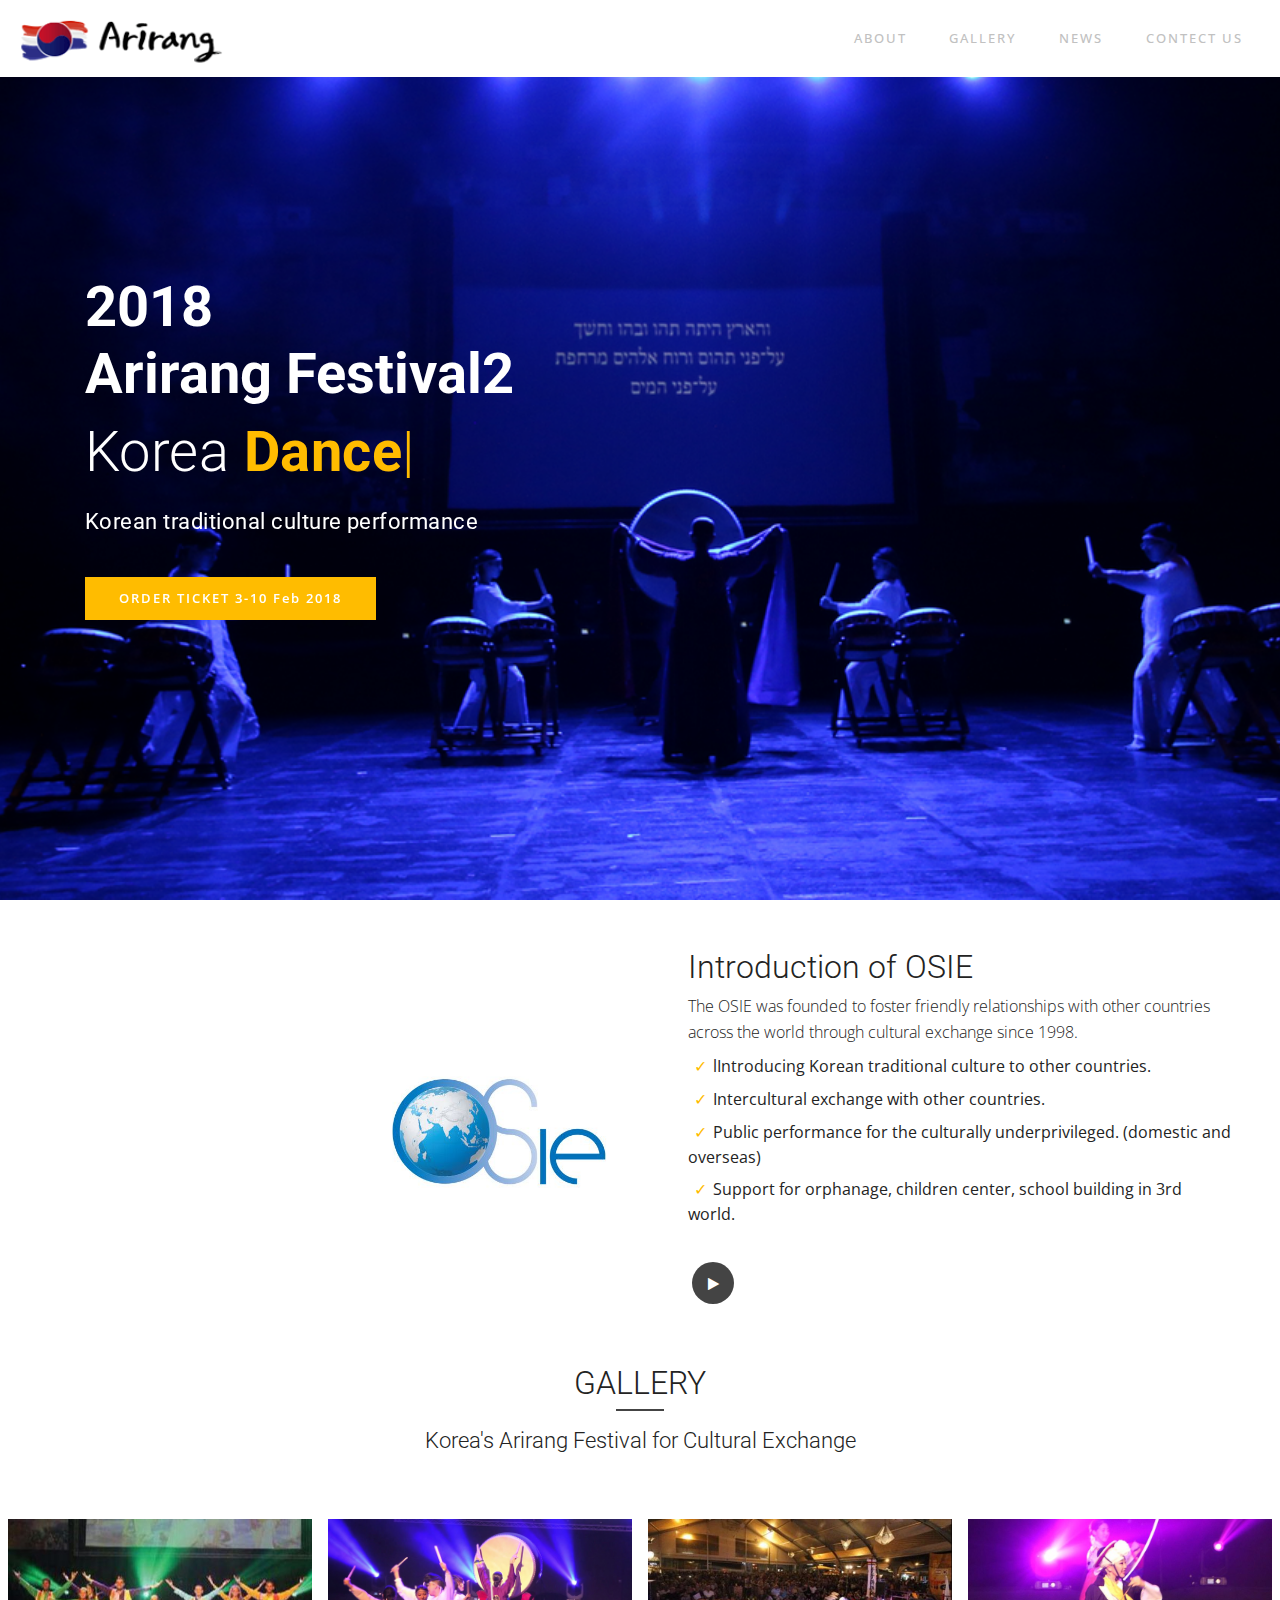
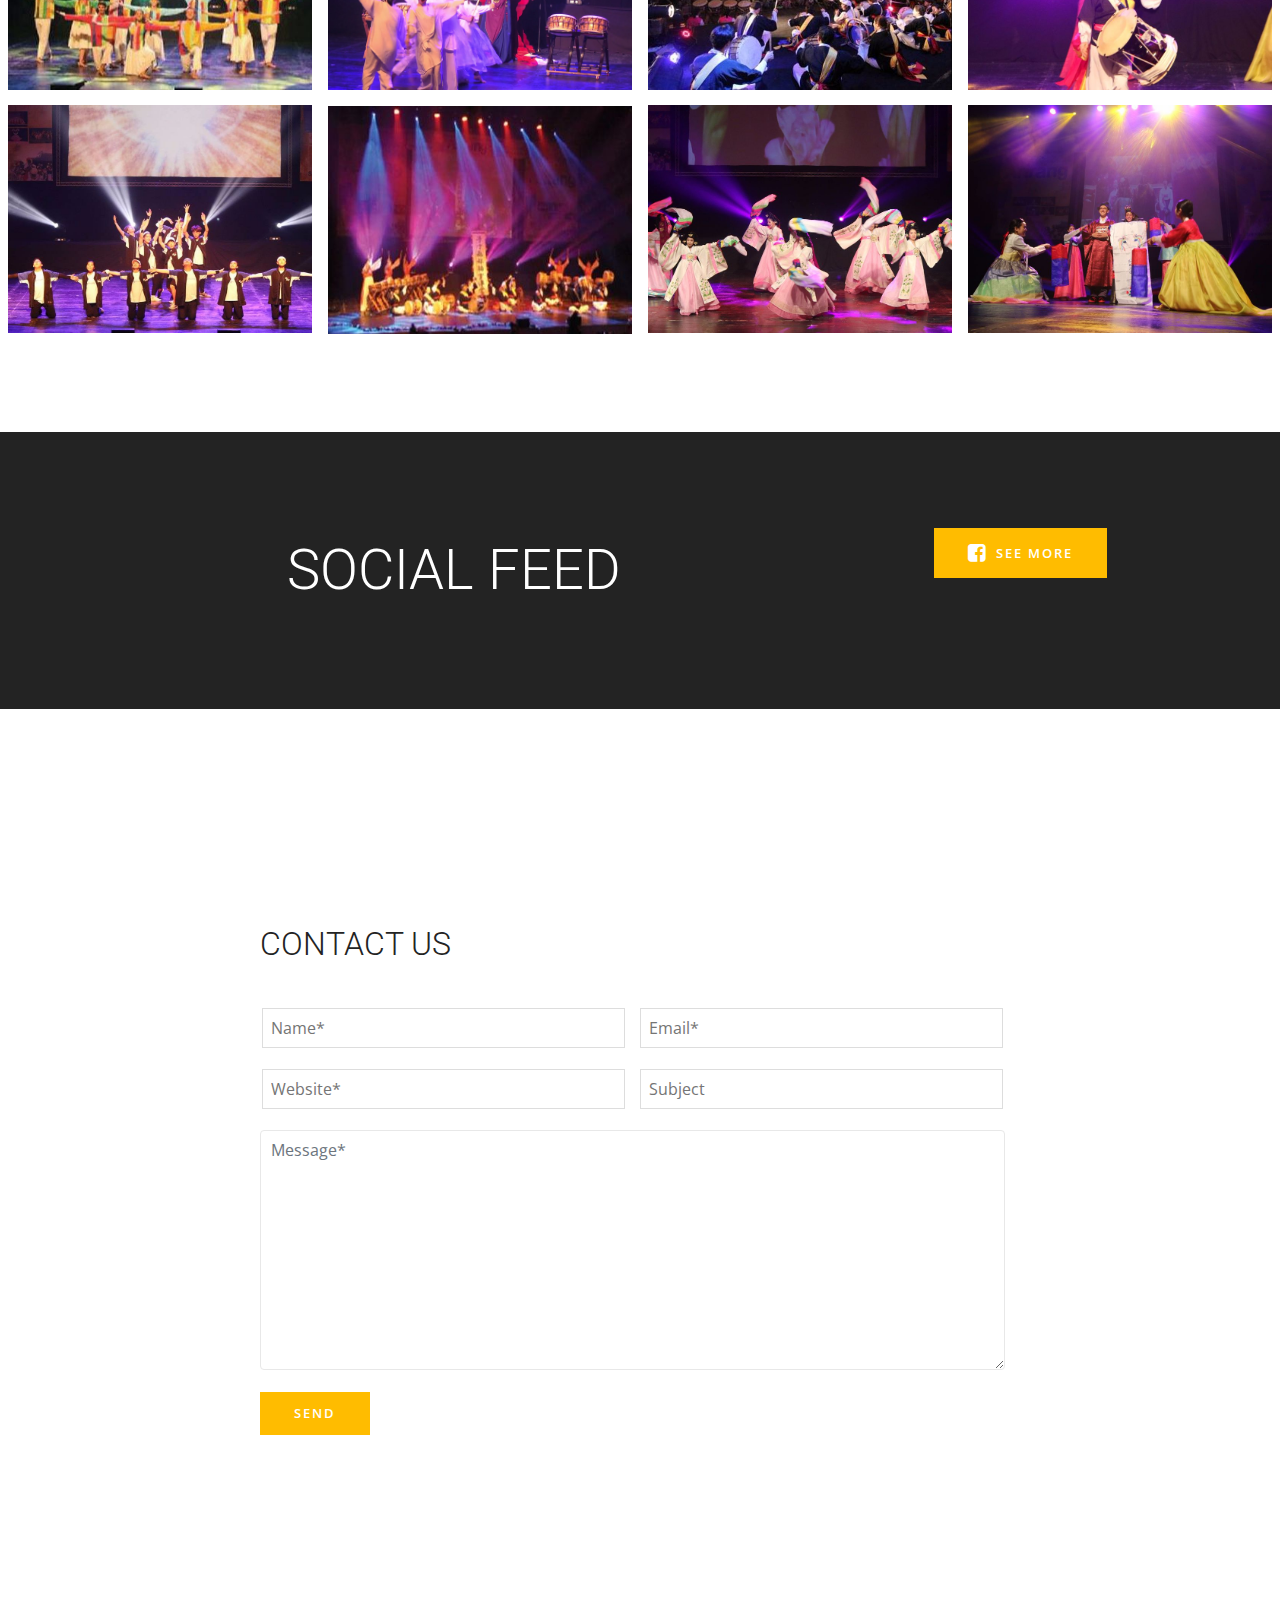
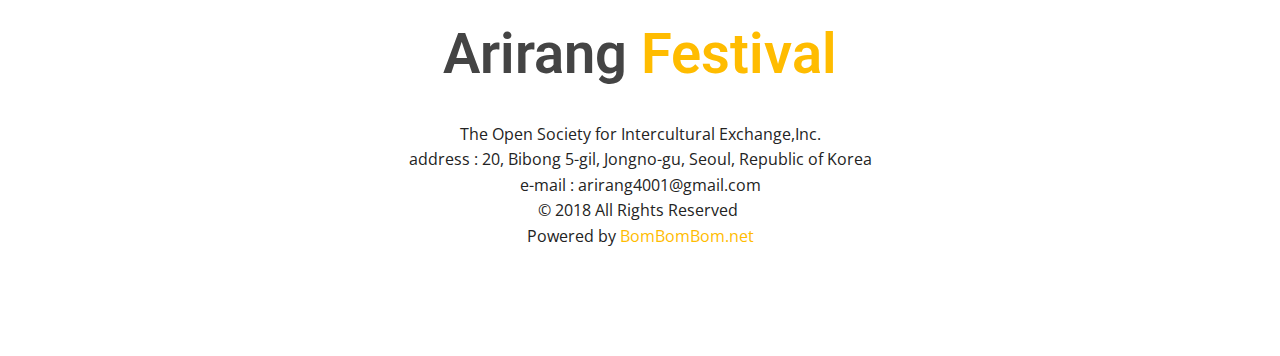
<file: index.html>
<!DOCTYPE html>
<html >
<head>
  <!-- Site made with Mobirise Website Builder v4.6.4, https://mobirise.com -->
  <meta charset="UTF-8">
  <meta http-equiv="X-UA-Compatible" content="IE=edge">
  <meta name="generator" content="Mobirise v4.6.4, mobirise.com">
  <meta name="viewport" content="width=device-width, initial-scale=1, minimum-scale=1">
  <link rel="shortcut icon" href="assets/images/favicon-37x37.png" type="image/x-icon">
  <meta name="description" content="">
  <title>Arirang Festival, 아리랑 페스티벌</title>
  <link rel="stylesheet" href="assets/font-awesome/css/font-awesome.css">
  <link rel="stylesheet" href="assets/web/assets/mobirise-icons/mobirise-icons.css">
  <link rel="stylesheet" href="assets/tether/tether.min.css">
  <link rel="stylesheet" href="assets/soundcloud-plugin/style.css">
  <link rel="stylesheet" href="assets/bootstrap/css/bootstrap.min.css">
  <link rel="stylesheet" href="assets/bootstrap/css/bootstrap-grid.min.css">
  <link rel="stylesheet" href="assets/bootstrap/css/bootstrap-reboot.min.css">
  <link rel="stylesheet" href="assets/facebook-plugin/style.css">
  <link rel="stylesheet" href="assets/socicon/css/styles.css">
  <link rel="stylesheet" href="assets/dropdown/css/style.css">
  <link rel="stylesheet" href="https://netdna.bootstrapcdn.com/font-awesome/4.0.3/css/font-awesome.css">
  <link rel="stylesheet" href="assets/social-feed-plugin/jquery.socialfeed.css">
  <link rel="stylesheet" href="assets/social-feed-plugin/style.css">
  <link rel="stylesheet" href="assets/theme/css/style.css">
  <link rel="stylesheet" href="assets/gallery/style.css">
  <link rel="stylesheet" href="assets/mobirise/css/mbr-additional.css" type="text/css">
  
  
  
</head>
<body>
  <section class="menu cid-qGioo4b5tH" once="menu" id="menu2-0">

    
    

    <nav class="navbar navbar-dropdown navbar-fixed-top navbar-expand-lg">
        <div class="navbar-brand">
            <span class="navbar-logo">
                <a href="http://arirangfestival.org">
                    <img src="assets/images/logo5-gif-1.gif" alt="Arirang Festival" title="" style="height: 3.8rem;">
                </a>
            </span>
            
        </div>
        <button class="navbar-toggler" type="button" data-toggle="collapse" data-target="#navbarSupportedContent" aria-controls="navbarNavAltMarkup" aria-expanded="false" aria-label="Toggle navigation">
            <div class="hamburger">
                <span></span>
                <span></span>
                <span></span>
                <span></span>
            </div>
        </button>
      <div class="collapse navbar-collapse" id="navbarSupportedContent">
            <ul class="navbar-nav nav-dropdown nav-right" data-app-modern-menu="true"><li class="nav-item">
                    <a class="nav-link link text-warning display-4" href="index.html#features5-h">ABOUT</a>
                </li>
                <li class="nav-item">
                    <a class="nav-link link text-warning display-4" href="index.html#gallery2-i">GALLERY</a>
                </li>
                <li class="nav-item">
                    <a class="nav-link link text-warning display-4" href="index.html#info1-n">NEWS</a>
                </li><li class="nav-item"><a class="nav-link link text-warning display-4" href="index.html#form2-s">CONTECT US</a></li></ul>
            
      </div>
    </nav>
</section>

<section class="header2 cid-qGioqntlwJ mbr-fullscreen mbr-parallax-background" id="header2-1">

    

    

    <div class="container">
        <div class="row">
            <div class="mbr-white col-md-12">
                <h1 class="mbr-section-title mbr-white mbr-bold mbr-fonts-style display-1">2018 <br>Arirang Festival2</h1>
                <div class="typed-text pb-3 display-1">
                    <span class="mbr-section-subtitle mbr-fonts-style mbr-white display-1">Korea</span>
                    <span>
                      <span class="animated-element mbr-bold" data-word1="Dance" data-word2="Music" data-word3="Show" data-speed="50">
                      </span>
                    </span>
                </div>
                <p class="mbr-section-text mbr-fonts-style display-5">Korean traditional culture performance<br></p>
                <div class="pt-3 mbr-section-btn"><a class="btn-primary btn btn-md display-4" type="submit" href="https://www.arirang-israel.com/" target="_blank">ORDER TICKET 3-10 Feb 2018</a></div>
            </div>
        </div>
    </div>
    
</section>

<section class="cid-qGj43ZtpUr" id="features5-h">

    

    
    <div class="container-fluid">
        <div class="row align-items-center content-row">
          <div class="col-lg-6 wrap-block">
              <h1 class="mbr-section-title mbr-fonts-style mbr-light display-2">Introduction of OSIE</h1>
              
              <h3 class="mbr-text mbr-fonts-style mbr-light display-7">The OSIE was founded to foster friendly relationships with other countries across the world through cultural exchange since 1998.</h3>
            <div class="mbr-list counter-container mbr-fonts-style display-7">
                <ul>
                    <li>lIntroducing Korean traditional culture to other countries.</li>
                    <li>Intercultural exchange with other countries.</li>
                    <li>Public performance for the culturally underprivileged. (domestic and overseas)</li>
                    <li>Support for orphanage, children center, school building in 3rd world.</li>
                </ul>
            </div>
            <div class="social-media col-md-12 col-sm-12">
                <ul class="social-list">
                    <li>
                      <a class="icon-transition" href="https://www.facebook.com/arirangfestival22/" target="_blank">
                        <span class="mbr-iconfont fa-play fa"></span>
                      </a>
                    </li>
                    
                    
                    
                    
                 </ul>
            </div>
          </div>
          <div class="col-lg-6 photo-split">
              <img src="assets/images/osie-img-1200x592.jpg" alt="OSIE" title="국제열린문화교류회">
          </div>
      </div>
    </div>
</section>

<section class="mbr-gallery mbr-slider-carousel cid-qGjci0AGgV" id="gallery2-i">

    
    <div class="container">
        <div class="row justify-content-center">
            <div class="col-sm-10">
                <h2 class="mbr-section-title mbr-fonts-styl align-center display-2">GALLERY</h2>
                <div class="underline align-center">
                    <div class="line"></div>
                </div>
                <h3 class="mbr-section-subtitle mbr-light mbr-fonts-style pt-3 align-center display-5">Korea's Arirang Festival for Cultural Exchange</h3>
            </div>
        </div>
    </div>
    
    <div>
        <div class="pt-5"><!-- Filter --><!-- Gallery --><div class="mbr-gallery-row"><div class="mbr-gallery-layout-default"><div><div><div class="mbr-gallery-item mbr-gallery-item--p1" data-video-url="false" data-tags="Awesome"><div href="#lb-gallery2-i" data-slide-to="0" data-toggle="modal"><img src="assets/images/s004-2-612x395-411x231.jpg" alt=""><span class="icon-focus"></span></div></div><div class="mbr-gallery-item mbr-gallery-item--p1 video-slide" data-video-url="https://www.youtube.com/watch?v=utBCFO1md1c" data-tags="Responsive"><div href="#lb-gallery2-i" data-slide-to="1" data-toggle="modal"><div></div><img alt="" src="assets/images/2018-0-3-16-35-4-211563.jpg"><span class="icon-video"></span></div></div><div class="mbr-gallery-item mbr-gallery-item--p1" data-video-url="false" data-tags="Creative"><div href="#lb-gallery2-i" data-slide-to="2" data-toggle="modal"><img src="assets/images/s012-2-658x435-579x325.jpg" alt=""><span class="icon-focus"></span></div></div><div class="mbr-gallery-item mbr-gallery-item--p1" data-video-url="false" data-tags="Animated"><div href="#lb-gallery2-i" data-slide-to="3" data-toggle="modal"><img src="assets/images/w-2000x1322-800x449.jpg" alt=""><span class="icon-focus"></span></div></div><div class="mbr-gallery-item mbr-gallery-item--p1" data-video-url="false" data-tags="Awesome"><div href="#lb-gallery2-i" data-slide-to="4" data-toggle="modal"><img src="assets/images/2-2000x1333-800x600.jpg" alt=""><span class="icon-focus"></span></div></div><div class="mbr-gallery-item mbr-gallery-item--p1" data-video-url="false" data-tags="Awesome"><div href="#lb-gallery2-i" data-slide-to="5" data-toggle="modal"><img src="assets/images/s013-1-2000x1322-800x599.jpg" alt=""><span class="icon-focus"></span></div></div><div class="mbr-gallery-item mbr-gallery-item--p1" data-video-url="false" data-tags="Responsive"><div href="#lb-gallery2-i" data-slide-to="6" data-toggle="modal"><img src="assets/images/4-resize-900x600-800x600.jpg" alt=""><span class="icon-focus"></span></div></div><div class="mbr-gallery-item mbr-gallery-item--p1" data-video-url="false" data-tags="Animated"><div href="#lb-gallery2-i" data-slide-to="7" data-toggle="modal"><img src="assets/images/s003-628x415-442x331.jpg" alt=""><span class="icon-focus"></span></div></div></div></div><div class="clearfix"></div></div></div><!-- Lightbox --><div data-app-prevent-settings="" class="mbr-slider modal fade carousel slide" tabindex="-1" data-keyboard="true" data-interval="false" id="lb-gallery2-i"><div class="modal-dialog"><div class="modal-content"><div class="modal-body"><div class="carousel-inner"><div class="carousel-item"><img src="assets/images/s004-2-612x395.jpg" alt=""></div><div class="carousel-item video-container"><img src="assets/images/s011-1-636x418.jpg" alt=""></div><div class="carousel-item"><img src="assets/images/s012-2-658x435.jpg" alt=""></div><div class="carousel-item active"><img src="assets/images/w-2000x1322.jpg" alt=""></div><div class="carousel-item"><img src="assets/images/2-2000x1333.jpg" alt=""></div><div class="carousel-item"><img src="assets/images/s013-1-2000x1322.jpg" alt=""></div><div class="carousel-item"><img src="assets/images/4-resize-900x600.jpg" alt=""></div><div class="carousel-item"><img src="assets/images/s003-628x415.jpg" alt=""></div></div><a class="carousel-control carousel-control-prev" role="button" data-slide="prev" href="#lb-gallery2-i"><span class="mbri-left mbr-iconfont" aria-hidden="true"></span><span class="sr-only">Previous</span></a><a class="carousel-control carousel-control-next" role="button" data-slide="next" href="#lb-gallery2-i"><span class="mbri-right mbr-iconfont" aria-hidden="true"></span><span class="sr-only">Next</span></a><a class="close" href="#" role="button" data-dismiss="modal"><span class="sr-only">Close</span></a></div></div></div></div></div>
    </div>

</section>

<section class="cid-qGjyeVGzsH" id="info1-n">

    

    
    <div class="container text-center">
        <div class="row justify-content-center">
            <div class="col-md-8 section">
                <div class="section-title">
                    <h3 class="mbr-fonts-style mbr-section-title display-1">SOCIAL FEED</h3>
                </div>
            </div>
            <div class="col-md-4 mbr-section-btn"><a href="https://www.facebook.com/arirangfestival22/" class="btn btn-primary display-4" target="_blank"><span class="fa fa-facebook-square mbr-iconfont mbr-iconfont-btn"></span>
                    SEE MORE</a></div>
        </div>
    </div>
</section>

<section class="mbr-social-feed loading" id="feed-k" data-facebook="arirangfestival22" data-twitter="" data-google="" data-posts="5" data-youtube="" data-rv-view="46" style="background-color: rgb(255, 255, 255); padding-top: 40px; padding-bottom: 40px;">
    
    <img class="social-feed-container-loading" alt="" src="assets/images/loading.svg">
    <div class="social-feed-container">
    </div>
</section>

<section class="mbr-section mbr-section__comments" id="facebook-comments-block-l" data-rv-view="48" style="background-color: rgb(255, 255, 255); padding-top: 0rem; padding-bottom: 3rem;">
         
    <div class="mbr-section__container mbr-section__container--isolated addons-container">
        <div class="addons-row">
            <div class="addons-container-inner"><div class="facebookPlaceholder" data-numposts="5"><h2>FACEBOOK COMMENTS WILL BE SHOWN ONLY WHEN YOUR SITE IS ONLINE</h2> <img src="assets/images/facebook-comments.jpg"></div></div>
            
           
        </div>
    </div>
</section>

<section class="cid-qIsEXstdGy" id="form2-s">

    

    
    <div class="container">
        <div class="row justify-content-center">
            <div class="form-1 col-md-8 col-sm-12" data-form-type="formoid">
                <h1 class="mbr-fonts-style mbr-section-heading display-2">CONTACT US</h1>
                <div data-form-alert="" hidden="">Thanks for filling out the form!</div>
                <form class="mbr-form" action="https://mobirise.com/" method="post" data-form-title="My Mobirise Form"><input type="hidden" name="email" data-form-email="true" value="dAF3ZcCJm0itoDtjWwbaLzYoZ09aWlAifGko5FbHx+bKWNKyfh/MGZCUhecb21gFkN5zcSMvAOEiIcFTErBdR9tuLkp/hfXjjmHPV2TWhFv0FvaLcHpkhARgoQKMGEIu" data-form-field="Email">
                    <div class="row input-main">
                        <div class="col-md-6 input-wrap" data-for="name">
                            <input type="text" class="field display-7" name="name" data-form-field="Name" placeholder="Name*" required="" id="name-form2-s">
                        </div>
                        <div class="col-md-6 input-wrap" data-for="email">
                            <input type="email" class="field display-7" name="email" data-form-field="Email" placeholder="Email*" required="" id="email-form2-s">
                        </div>
                    </div>
                    <div class="row input-main">
                        <div class="col-md-6 input-wrap" data-for="website">
                            <input type="text" class="field display-7" name="website" data-form-field="Website" placeholder="Website*" required="" id="website-form2-s">
                        </div>
                        <div class="col-md-6 input-wrap" data-for="subject">
                            <input type="text" class="field display-7" name="sujbect" data-form-field="Subject" placeholder="Subject" id="sujbect-form2-s">
                        </div>
                    </div>
                    <div class="form-group" data-for="message">
                        <textarea type="text" class="form-control display-7" name="message" rows="7" placeholder="Message*" data-form-field="Message" id="message-form2-s"></textarea>
                    </div>
                    <span class="input-group-btn">
                        <button href="" type="submit" class="btn btn-form btn-primary display-4">SEND</button>
                    </span>
                </form>
            </div>
        </div>
   </div>
</section>

<section class="cid-qGioJkPYzV" id="footer1-6">

    

    
       <div class="container text-center">
            <div class="col-md-12 col-sm-12">
              <h1 class="plan-title mbr-section-title mbr-fonts-style display-1">Arirang <span class="text-letter">Festival</span></h1>
            </div>
            
            
            <div class="row">
                <p class="footer-text col-md-12 col-sm-12 mbr-fonts-style mbr-text display-7"><a href="#" class="text-primary"><br></a>The Open Society for Intercultural Exchange,Inc.<br>address : 20, Bibong 5-gil, Jongno-gu, Seoul, Republic of Korea<br>e-mail : arirang4001@gmail.com<br>© 2018 All Rights Reserved&nbsp;<br>Powered by&nbsp;<a href="http://bombombom.net" class="text-primary" target="_blank">BomBomBom.net</a></p>
            </div>
       </div>

</section>


  <script src="assets/web/assets/jquery/jquery.min.js"></script>
  <script src="assets/tether/tether.min.js"></script>
  <script src="assets/popper/popper.min.js"></script>
  <script src="assets/bootstrap/js/bootstrap.min.js"></script>
  <script src="https://connect.facebook.net/en_US/sdk.js#xfbml=1&version=v2.5"></script>
  <script src="https://apis.google.com/js/plusone.js"></script>
  <script src="assets/facebook-plugin/facebook-script.js"></script>
  <script src="assets/touchswipe/jquery.touch-swipe.min.js"></script>
  <script src="assets/typed/typed.min.js"></script>
  <script src="assets/parallax/jarallax.min.js"></script>
  <script src="assets/smoothscroll/smooth-scroll.js"></script>
  <script src="assets/viewportchecker/jquery.viewportchecker.js"></script>
  <script src="assets/bootstrapcarouselswipe/bootstrap-carousel-swipe.js"></script>
  <script src="assets/sociallikes/social-likes.js"></script>
  <script src="assets/dropdown/js/script.min.js"></script>
  <script src="assets/masonry/masonry.pkgd.min.js"></script>
  <script src="assets/imagesloaded/imagesloaded.pkgd.min.js"></script>
  <script src="assets/social-feed-plugin/codebird.min.js"></script>
  <script src="assets/social-feed-plugin/moment.js"></script>
  <script src="assets/social-feed-plugin/en-gb.js"></script>
  <script src="assets/social-feed-plugin/doT.js"></script>
  <script src="assets/social-feed-plugin/jquery.socialfeed.js"></script>
  <script src="assets/social-feed-plugin/main.js"></script>
  <script src="assets/theme/js/script.js"></script>
  <script src="assets/gallery/player.min.js"></script>
  <script src="assets/gallery/script.js"></script>
  <script src="assets/formoid/formoid.min.js"></script>
  
  
</body>
</html>
</file>
<file: assets/web/assets/mobirise-icons/mobirise-icons.css>
@font-face {
  font-family: 'MobiriseIcons';
  src:  url('mobirise-icons.eot?spat4u');
  src:  url('mobirise-icons.eot?spat4u#iefix') format('embedded-opentype'),
    url('mobirise-icons.ttf?spat4u') format('truetype'),
    url('mobirise-icons.woff?spat4u') format('woff'),
    url('mobirise-icons.svg?spat4u#MobiriseIcons') format('svg');
  font-weight: normal;
  font-style: normal;
}

[class^="mbri-"], [class*=" mbri-"] {
  /* use !important to prevent issues with browser extensions that change fonts */
  font-family: MobiriseIcons !important;
  speak: none;
  font-style: normal;
  font-weight: normal;
  font-variant: normal;
  text-transform: none;
  line-height: 1;

  /* Better Font Rendering =========== */
  -webkit-font-smoothing: antialiased;
  -moz-osx-font-smoothing: grayscale;
}

.mbri-add-submenu:before {
  content: "\e900";
}
.mbri-alert:before {
  content: "\e901";
}
.mbri-align-center:before {
  content: "\e902";
}
.mbri-align-justify:before {
  content: "\e903";
}
.mbri-align-left:before {
  content: "\e904";
}
.mbri-align-right:before {
  content: "\e905";
}
.mbri-android:before {
  content: "\e906";
}
.mbri-apple:before {
  content: "\e907";
}
.mbri-arrow-down:before {
  content: "\e908";
}
.mbri-arrow-next:before {
  content: "\e909";
}
.mbri-arrow-prev:before {
  content: "\e90a";
}
.mbri-arrow-up:before {
  content: "\e90b";
}
.mbri-bold:before {
  content: "\e90c";
}
.mbri-bookmark:before {
  content: "\e90d";
}
.mbri-bootstrap:before {
  content: "\e90e";
}
.mbri-briefcase:before {
  content: "\e90f";
}
.mbri-browse:before {
  content: "\e910";
}
.mbri-bulleted-list:before {
  content: "\e911";
}
.mbri-calendar:before {
  content: "\e912";
}
.mbri-camera:before {
  content: "\e913";
}
.mbri-cart-add:before {
  content: "\e914";
}
.mbri-cart-full:before {
  content: "\e915";
}
.mbri-cash:before {
  content: "\e916";
}
.mbri-change-style:before {
  content: "\e917";
}
.mbri-chat:before {
  content: "\e918";
}
.mbri-clock:before {
  content: "\e919";
}
.mbri-close:before {
  content: "\e91a";
}
.mbri-cloud:before {
  content: "\e91b";
}
.mbri-code:before {
  content: "\e91c";
}
.mbri-contact-form:before {
  content: "\e91d";
}
.mbri-credit-card:before {
  content: "\e91e";
}
.mbri-cursor-click:before {
  content: "\e91f";
}
.mbri-cust-feedback:before {
  content: "\e920";
}
.mbri-database:before {
  content: "\e921";
}
.mbri-delivery:before {
  content: "\e922";
}
.mbri-desktop:before {
  content: "\e923";
}
.mbri-devices:before {
  content: "\e924";
}
.mbri-down:before {
  content: "\e925";
}
.mbri-download:before {
  content: "\e989";
}
.mbri-drag-n-drop:before {
  content: "\e927";
}
.mbri-drag-n-drop2:before {
  content: "\e928";
}
.mbri-edit:before {
  content: "\e929";
}
.mbri-edit2:before {
  content: "\e92a";
}
.mbri-error:before {
  content: "\e92b";
}
.mbri-extension:before {
  content: "\e92c";
}
.mbri-features:before {
  content: "\e92d";
}
.mbri-file:before {
  content: "\e92e";
}
.mbri-flag:before {
  content: "\e92f";
}
.mbri-folder:before {
  content: "\e930";
}
.mbri-gift:before {
  content: "\e931";
}
.mbri-github:before {
  content: "\e932";
}
.mbri-globe:before {
  content: "\e933";
}
.mbri-globe-2:before {
  content: "\e934";
}
.mbri-growing-chart:before {
  content: "\e935";
}
.mbri-hearth:before {
  content: "\e936";
}
.mbri-help:before {
  content: "\e937";
}
.mbri-home:before {
  content: "\e938";
}
.mbri-hot-cup:before {
  content: "\e939";
}
.mbri-idea:before {
  content: "\e93a";
}
.mbri-image-gallery:before {
  content: "\e93b";
}
.mbri-image-slider:before {
  content: "\e93c";
}
.mbri-info:before {
  content: "\e93d";
}
.mbri-italic:before {
  content: "\e93e";
}
.mbri-key:before {
  content: "\e93f";
}
.mbri-laptop:before {
  content: "\e940";
}
.mbri-layers:before {
  content: "\e941";
}
.mbri-left-right:before {
  content: "\e942";
}
.mbri-left:before {
  content: "\e943";
}
.mbri-letter:before {
  content: "\e944";
}
.mbri-like:before {
  content: "\e945";
}
.mbri-link:before {
  content: "\e946";
}
.mbri-lock:before {
  content: "\e947";
}
.mbri-login:before {
  content: "\e948";
}
.mbri-logout:before {
  content: "\e949";
}
.mbri-magic-stick:before {
  content: "\e94a";
}
.mbri-map-pin:before {
  content: "\e94b";
}
.mbri-menu:before {
  content: "\e94c";
}
.mbri-mobile:before {
  content: "\e94d";
}
.mbri-mobile2:before {
  content: "\e94e";
}
.mbri-mobirise:before {
  content: "\e94f";
}
.mbri-more-horizontal:before {
  content: "\e950";
}
.mbri-more-vertical:before {
  content: "\e951";
}
.mbri-music:before {
  content: "\e952";
}
.mbri-new-file:before {
  content: "\e953";
}
.mbri-numbered-list:before {
  content: "\e954";
}
.mbri-opened-folder:before {
  content: "\e955";
}
.mbri-pages:before {
  content: "\e956";
}
.mbri-paper-plane:before {
  content: "\e957";
}
.mbri-paperclip:before {
  content: "\e958";
}
.mbri-photo:before {
  content: "\e959";
}
.mbri-photos:before {
  content: "\e95a";
}
.mbri-pin:before {
  content: "\e95b";
}
.mbri-play:before {
  content: "\e95c";
}
.mbri-plus:before {
  content: "\e95d";
}
.mbri-preview:before {
  content: "\e95e";
}
.mbri-print:before {
  content: "\e95f";
}
.mbri-protect:before {
  content: "\e960";
}
.mbri-question:before {
  content: "\e961";
}
.mbri-quote-left:before {
  content: "\e962";
}
.mbri-quote-right:before {
  content: "\e963";
}
.mbri-refresh:before {
  content: "\e964";
}
.mbri-responsive:before {
  content: "\e965";
}
.mbri-right:before {
  content: "\e966";
}
.mbri-rocket:before {
  content: "\e967";
}
.mbri-sad-face:before {
  content: "\e968";
}
.mbri-sale:before {
  content: "\e969";
}
.mbri-save:before {
  content: "\e96a";
}
.mbri-search:before {
  content: "\e96b";
}
.mbri-setting:before {
  content: "\e96c";
}
.mbri-setting2:before {
  content: "\e96d";
}
.mbri-setting3:before {
  content: "\e96e";
}
.mbri-share:before {
  content: "\e96f";
}
.mbri-shopping-bag:before {
  content: "\e970";
}
.mbri-shopping-basket:before {
  content: "\e971";
}
.mbri-shopping-cart:before {
  content: "\e972";
}
.mbri-sites:before {
  content: "\e973";
}
.mbri-smile-face:before {
  content: "\e974";
}
.mbri-speed:before {
  content: "\e975";
}
.mbri-star:before {
  content: "\e976";
}
.mbri-success:before {
  content: "\e977";
}
.mbri-sun:before {
  content: "\e978";
}
.mbri-sun2:before {
  content: "\e979";
}
.mbri-tablet:before {
  content: "\e97a";
}
.mbri-tablet-vertical:before {
  content: "\e97b";
}
.mbri-target:before {
  content: "\e97c";
}
.mbri-timer:before {
  content: "\e97d";
}
.mbri-to-ftp:before {
  content: "\e97e";
}
.mbri-to-local-drive:before {
  content: "\e97f";
}
.mbri-touch-swipe:before {
  content: "\e980";
}
.mbri-touch:before {
  content: "\e981";
}
.mbri-trash:before {
  content: "\e982";
}
.mbri-underline:before {
  content: "\e983";
}
.mbri-unlink:before {
  content: "\e984";
}
.mbri-unlock:before {
  content: "\e985";
}
.mbri-up-down:before {
  content: "\e986";
}
.mbri-up:before {
  content: "\e987";
}
.mbri-update:before {
  content: "\e988";
}
.mbri-upload:before {
 content: "\e926"; 
}
.mbri-user:before {
  content: "\e98a";
}
.mbri-user2:before {
  content: "\e98b";
}
.mbri-users:before {
  content: "\e98c";
}
.mbri-video:before {
  content: "\e98d";
}
.mbri-video-play:before {
  content: "\e98e";
}
.mbri-watch:before {
  content: "\e98f";
}
.mbri-website-theme:before {
  content: "\e990";
}
.mbri-wifi:before {
  content: "\e991";
}
.mbri-windows:before {
  content: "\e992";
}
.mbri-zoom-out:before {
  content: "\e993";
}
.mbri-redo:before {
  content: "\e994";
}
.mbri-undo:before {
  content: "\e995";
}
</file>
<file: assets/soundcloud-plugin/style.css>
.addons-container {
  position: relative;
  margin-left: auto;
  margin-right: auto;
  padding-right: 15px;
  padding-left: 15px; }
  @media (min-width: 576px) {
    .addons-container {
      padding-right: 15px;
      padding-left: 15px; } }
  @media (min-width: 768px) {
    .addons-container {
      padding-right: 15px;
      padding-left: 15px; } }
  @media (min-width: 992px) {
    .addons-container {
      padding-right: 15px;
      padding-left: 15px; } }
  @media (min-width: 1200px) {
    .addons-container {
      padding-right: 15px;
      padding-left: 15px; } }
  @media (min-width: 576px) {
    .addons-container {
      width: 540px;
      max-width: 100%; } }
  @media (min-width: 768px) {
    .addons-container {
      width: 720px;
      max-width: 100%; } }
  @media (min-width: 992px) {
    .addons-container {
      width: 960px;
      max-width: 100%; } }
  @media (min-width: 1200px) {
    .addons-container {
      width: 1140px;
      max-width: 100%; } }

.addons-container-inner{
    position: relative;
    width: 100%;
    min-height: 1px;
    padding-right: 15px;
    padding-left: 15px;
}
@media (min-width: 567px) {
    .addons-container-inner{
        -ms-flex: 0 0 66.666667%;
        flex: 0 0 66.666667%;
        max-width: 66.666667%;
    }
}
.addons-row{
    display: flex;
    justify-content:center;
}
</file>
<file: assets/facebook-plugin/style.css>
.mbr-section.mbr-section__comments{
    position: relative;
}
.mbr-section__comments{
    background-size: cover;
}
.addons-container {
  position: relative;
  margin-left: auto;
  margin-right: auto;
  padding-right: 15px;
  padding-left: 15px; }
  @media (min-width: 576px) {
    .addons-container {
      padding-right: 15px;
      padding-left: 15px; } }
  @media (min-width: 768px) {
    .addons-container {
      padding-right: 15px;
      padding-left: 15px; } }
  @media (min-width: 992px) {
    .addons-container {
      padding-right: 15px;
      padding-left: 15px; } }
  @media (min-width: 1200px) {
    .addons-container {
      padding-right: 15px;
      padding-left: 15px; } }
  @media (min-width: 576px) {
    .addons-container {
      width: 540px;
      max-width: 100%; } }
  @media (min-width: 768px) {
    .addons-container {
      width: 720px;
      max-width: 100%; } }
  @media (min-width: 992px) {
    .addons-container {
      width: 960px;
      max-width: 100%; } }
  @media (min-width: 1200px) {
    .addons-container {
      width: 1140px;
      max-width: 100%; } }

.addons-container-inner{
    position: relative;
    width: 100%;
    min-height: 1px;
    padding-right: 15px;
    padding-left: 15px;
}
@media (min-width: 567px) {
    .addons-container-inner{
        -ms-flex: 0 0 66.666667%;
        flex: 0 0 66.666667%;
        max-width: 66.666667%;
    }
}
.addons-row{
    display: flex;
    justify-content:center;
}
</file>
<file: assets/socicon/css/styles.css>
@charset "UTF-8";

@font-face {
  font-family: "socicon";
  src:url("../fonts/socicon.eot");
  src:url("../fonts/socicon.eot?#iefix") format("embedded-opentype"),
    url("../fonts/socicon.woff") format("woff"),
    url("../fonts/socicon.ttf") format("truetype"),
    url("../fonts/socicon.svg#socicon") format("svg");
  font-weight: normal;
  font-style: normal;

}

[data-icon]:before {
  font-family: "socicon" !important;
  content: attr(data-icon);
  font-style: normal !important;
  font-weight: normal !important;
  font-variant: normal !important;
  text-transform: none !important;
  speak: none;
  line-height: 1;
  -webkit-font-smoothing: antialiased;
  -moz-osx-font-smoothing: grayscale;
}

[class^="socicon-"]:before,
[class*=" socicon-"]:before {
  font-family: "socicon" !important;
  font-style: normal !important;
  font-weight: normal !important;
  font-variant: normal !important;
  text-transform: none !important;
  speak: none;
  line-height: 1;
  -webkit-font-smoothing: antialiased;
  -moz-osx-font-smoothing: grayscale;
}

.socicon-modelmayhem:before {
  content: "\e000";
}
.socicon-mixcloud:before {
  content: "\e001";
}
.socicon-drupal:before {
  content: "\e002";
}
.socicon-swarm:before {
  content: "\e003";
}
.socicon-istock:before {
  content: "\e004";
}
.socicon-yammer:before {
  content: "\e005";
}
.socicon-ello:before {
  content: "\e006";
}
.socicon-stackoverflow:before {
  content: "\e007";
}
.socicon-persona:before {
  content: "\e008";
}
.socicon-triplej:before {
  content: "\e009";
}
.socicon-houzz:before {
  content: "\e00a";
}
.socicon-rss:before {
  content: "\e00b";
}
.socicon-paypal:before {
  content: "\e00c";
}
.socicon-odnoklassniki:before {
  content: "\e00d";
}
.socicon-airbnb:before {
  content: "\e00e";
}
.socicon-periscope:before {
  content: "\e00f";
}
.socicon-outlook:before {
  content: "\e010";
}
.socicon-coderwall:before {
  content: "\e011";
}
.socicon-tripadvisor:before {
  content: "\e012";
}
.socicon-appnet:before {
  content: "\e013";
}
.socicon-goodreads:before {
  content: "\e014";
}
.socicon-tripit:before {
  content: "\e015";
}
.socicon-lanyrd:before {
  content: "\e016";
}
.socicon-slideshare:before {
  content: "\e017";
}
.socicon-buffer:before {
  content: "\e018";
}
.socicon-disqus:before {
  content: "\e019";
}
.socicon-vkontakte:before {
  content: "\e01a";
}
.socicon-whatsapp:before {
  content: "\e01b";
}
.socicon-patreon:before {
  content: "\e01c";
}
.socicon-storehouse:before {
  content: "\e01d";
}
.socicon-pocket:before {
  content: "\e01e";
}
.socicon-mail:before {
  content: "\e01f";
}
.socicon-blogger:before {
  content: "\e020";
}
.socicon-technorati:before {
  content: "\e021";
}
.socicon-reddit:before {
  content: "\e022";
}
.socicon-dribbble:before {
  content: "\e023";
}
.socicon-stumbleupon:before {
  content: "\e024";
}
.socicon-digg:before {
  content: "\e025";
}
.socicon-envato:before {
  content: "\e026";
}
.socicon-behance:before {
  content: "\e027";
}
.socicon-delicious:before {
  content: "\e028";
}
.socicon-deviantart:before {
  content: "\e029";
}
.socicon-forrst:before {
  content: "\e02a";
}
.socicon-play:before {
  content: "\e02b";
}
.socicon-zerply:before {
  content: "\e02c";
}
.socicon-wikipedia:before {
  content: "\e02d";
}
.socicon-apple:before {
  content: "\e02e";
}
.socicon-flattr:before {
  content: "\e02f";
}
.socicon-github:before {
  content: "\e030";
}
.socicon-renren:before {
  content: "\e031";
}
.socicon-friendfeed:before {
  content: "\e032";
}
.socicon-newsvine:before {
  content: "\e033";
}
.socicon-identica:before {
  content: "\e034";
}
.socicon-bebo:before {
  content: "\e035";
}
.socicon-zynga:before {
  content: "\e036";
}
.socicon-steam:before {
  content: "\e037";
}
.socicon-xbox:before {
  content: "\e038";
}
.socicon-windows:before {
  content: "\e039";
}
.socicon-qq:before {
  content: "\e03a";
}
.socicon-douban:before {
  content: "\e03b";
}
.socicon-meetup:before {
  content: "\e03c";
}
.socicon-playstation:before {
  content: "\e03d";
}
.socicon-android:before {
  content: "\e03e";
}
.socicon-snapchat:before {
  content: "\e03f";
}
.socicon-twitter:before {
  content: "\e040";
}
.socicon-facebook:before {
  content: "\e041";
}
.socicon-googleplus:before {
  content: "\e042";
}
.socicon-pinterest:before {
  content: "\e043";
}
.socicon-foursquare:before {
  content: "\e044";
}
.socicon-yahoo:before {
  content: "\e045";
}
.socicon-skype:before {
  content: "\e046";
}
.socicon-yelp:before {
  content: "\e047";
}
.socicon-feedburner:before {
  content: "\e048";
}
.socicon-linkedin:before {
  content: "\e049";
}
.socicon-viadeo:before {
  content: "\e04a";
}
.socicon-xing:before {
  content: "\e04b";
}
.socicon-myspace:before {
  content: "\e04c";
}
.socicon-soundcloud:before {
  content: "\e04d";
}
.socicon-spotify:before {
  content: "\e04e";
}
.socicon-grooveshark:before {
  content: "\e04f";
}
.socicon-lastfm:before {
  content: "\e050";
}
.socicon-youtube:before {
  content: "\e051";
}
.socicon-vimeo:before {
  content: "\e052";
}
.socicon-dailymotion:before {
  content: "\e053";
}
.socicon-vine:before {
  content: "\e054";
}
.socicon-flickr:before {
  content: "\e055";
}
.socicon-500px:before {
  content: "\e056";
}
.socicon-wordpress:before {
  content: "\e058";
}
.socicon-tumblr:before {
  content: "\e059";
}
.socicon-twitch:before {
  content: "\e05a";
}
.socicon-8tracks:before {
  content: "\e05b";
}
.socicon-amazon:before {
  content: "\e05c";
}
.socicon-icq:before {
  content: "\e05d";
}
.socicon-smugmug:before {
  content: "\e05e";
}
.socicon-ravelry:before {
  content: "\e05f";
}
.socicon-weibo:before {
  content: "\e060";
}
.socicon-baidu:before {
  content: "\e061";
}
.socicon-angellist:before {
  content: "\e062";
}
.socicon-ebay:before {
  content: "\e063";
}
.socicon-imdb:before {
  content: "\e064";
}
.socicon-stayfriends:before {
  content: "\e065";
}
.socicon-residentadvisor:before {
  content: "\e066";
}
.socicon-google:before {
  content: "\e067";
}
.socicon-yandex:before {
  content: "\e068";
}
.socicon-sharethis:before {
  content: "\e069";
}
.socicon-bandcamp:before {
  content: "\e06a";
}
.socicon-itunes:before {
  content: "\e06b";
}
.socicon-deezer:before {
  content: "\e06c";
}
.socicon-telegram:before {
  content: "\e06e";
}
.socicon-openid:before {
  content: "\e06f";
}
.socicon-amplement:before {
  content: "\e070";
}
.socicon-viber:before {
  content: "\e071";
}
.socicon-zomato:before {
  content: "\e072";
}
.socicon-draugiem:before {
  content: "\e074";
}
.socicon-endomodo:before {
  content: "\e075";
}
.socicon-filmweb:before {
  content: "\e076";
}
.socicon-stackexchange:before {
  content: "\e077";
}
.socicon-wykop:before {
  content: "\e078";
}
.socicon-teamspeak:before {
  content: "\e079";
}
.socicon-teamviewer:before {
  content: "\e07a";
}
.socicon-ventrilo:before {
  content: "\e07b";
}
.socicon-younow:before {
  content: "\e07c";
}
.socicon-raidcall:before {
  content: "\e07d";
}
.socicon-mumble:before {
  content: "\e07e";
}
.socicon-medium:before {
  content: "\e06d";
}
.socicon-bebee:before {
  content: "\e07f";
}
.socicon-hitbox:before {
  content: "\e080";
}
.socicon-reverbnation:before {
  content: "\e081";
}
.socicon-formulr:before {
  content: "\e082";
}
.socicon-instagram:before {
  content: "\e057";
}
.socicon-battlenet:before {
  content: "\e083";
}
.socicon-chrome:before {
  content: "\e084";
}
.socicon-discord:before {
  content: "\e086";
}
.socicon-issuu:before {
  content: "\e087";
}
.socicon-macos:before {
  content: "\e088";
}
.socicon-firefox:before {
  content: "\e089";
}
.socicon-opera:before {
  content: "\e08d";
}
.socicon-keybase:before {
  content: "\e090";
}
.socicon-alliance:before {
  content: "\e091";
}
.socicon-livejournal:before {
  content: "\e092";
}
.socicon-googlephotos:before {
  content: "\e093";
}
.socicon-horde:before {
  content: "\e094";
}
.socicon-etsy:before {
  content: "\e095";
}
.socicon-zapier:before {
  content: "\e096";
}
.socicon-google-scholar:before {
  content: "\e097";
}
.socicon-researchgate:before {
  content: "\e098";
}
.socicon-wechat:before {
  content: "\e099";
}
.socicon-strava:before {
  content: "\e09a";
}
.socicon-line:before {
  content: "\e09b";
}
.socicon-lyft:before {
  content: "\e09c";
}
.socicon-uber:before {
  content: "\e09d";
}
.socicon-songkick:before {
  content: "\e09e";
}
.socicon-viewbug:before {
  content: "\e09f";
}
.socicon-googlegroups:before {
  content: "\e0a0";
}
.socicon-quora:before {
  content: "\e073";
}
.socicon-diablo:before {
  content: "\e085";
}
.socicon-blizzard:before {
  content: "\e0a1";
}
.socicon-hearthstone:before {
  content: "\e08b";
}
.socicon-heroes:before {
  content: "\e08a";
}
.socicon-overwatch:before {
  content: "\e08c";
}
.socicon-warcraft:before {
  content: "\e08e";
}
.socicon-starcraft:before {
  content: "\e08f";
}
.socicon-beam:before {
  content: "\e0a2";
}
.socicon-curse:before {
  content: "\e0a3";
}
.socicon-player:before {
  content: "\e0a4";
}
.socicon-streamjar:before {
  content: "\e0a5";
}
.socicon-nintendo:before {
  content: "\e0a6";
}
.socicon-hellocoton:before {
  content: "\e0a7";
}
</file>
<file: assets/dropdown/css/style.css>
.navbar-dropdown {
  left: 0;
  padding: 0;
  position: absolute;
  right: 0;
  top: 0;
  transition: all 0.45s ease;
  z-index: 1030;
  background: #282828; }
  .navbar-dropdown .navbar-logo {
    margin-right: 0.8rem;
    transition: margin 0.3s ease-in-out;
    vertical-align: middle; }
    .navbar-dropdown .navbar-logo img {
      height: 3.125rem;
      transition: all 0.3s ease-in-out; }
    .navbar-dropdown .navbar-logo.mbr-iconfont {
      font-size: 3.125rem;
      line-height: 3.125rem; }
  .navbar-dropdown .navbar-caption {
    font-weight: 700;
    white-space: normal;
    vertical-align: -4px;
    line-height: 3.125rem !important; }
    .navbar-dropdown .navbar-caption, .navbar-dropdown .navbar-caption:hover {
      color: inherit;
      text-decoration: none; }
  .navbar-dropdown .mbr-iconfont + .navbar-caption {
    vertical-align: -1px; }
  .navbar-dropdown.navbar-fixed-top {
    position: fixed; }
  .navbar-dropdown .navbar-brand span {
    vertical-align: -4px; }
  .navbar-dropdown.bg-color.transparent {
    background: none; }
  .navbar-dropdown.navbar-short .navbar-brand {
    padding: 0.625rem 0; }
    .navbar-dropdown.navbar-short .navbar-brand span {
      vertical-align: -1px; }
  .navbar-dropdown.navbar-short .navbar-caption {
    line-height: 2.375rem !important;
    vertical-align: -2px; }
  .navbar-dropdown.navbar-short .navbar-logo {
    margin-right: 0.5rem; }
    .navbar-dropdown.navbar-short .navbar-logo img {
      height: 2.375rem; }
    .navbar-dropdown.navbar-short .navbar-logo.mbr-iconfont {
      font-size: 2.375rem;
      line-height: 2.375rem; }
  .navbar-dropdown.navbar-short .mbr-table-cell {
    height: 3.625rem; }
  .navbar-dropdown .navbar-close {
    left: 0.6875rem;
    position: fixed;
    top: 0.75rem;
    z-index: 1000; }
  .navbar-dropdown .hamburger-icon {
    content: "";
    display: inline-block;
    vertical-align: middle;
    width: 16px;
    -webkit-box-shadow: 0 -6px 0 1px #282828,0 0 0 1px #282828,0 6px 0 1px #282828;
    -moz-box-shadow: 0 -6px 0 1px #282828,0 0 0 1px #282828,0 6px 0 1px #282828;
    box-shadow: 0 -6px 0 1px #282828,0 0 0 1px #282828,0 6px 0 1px #282828; }

.dropdown-menu .dropdown-toggle[data-toggle="dropdown-submenu"]::after {
  border-bottom: 0.35em solid transparent;
  border-left: 0.35em solid;
  border-right: 0;
  border-top: 0.35em solid transparent;
  margin-left: 0.3rem; }

.dropdown-menu .dropdown-item:focus {
  outline: 0; }

.nav-dropdown {
  font-size: 0.75rem;
  font-weight: 500;
  height: auto !important; }
  .nav-dropdown .nav-btn {
    padding-left: 1rem; }
  .nav-dropdown .link {
    margin: .667em 1.667em;
    font-weight: 500;
    padding: 0;
    transition: color .2s ease-in-out; }
    .nav-dropdown .link.dropdown-toggle {
      margin-right: 2.583em; }
      .nav-dropdown .link.dropdown-toggle::after {
        margin-left: .25rem;
        border-top: 0.35em solid;
        border-right: 0.35em solid transparent;
        border-left: 0.35em solid transparent;
        border-bottom: 0; }
      .nav-dropdown .link.dropdown-toggle[aria-expanded="true"] {
        margin: 0;
        padding: 0.667em 3.263em  0.667em 1.667em; }
  .nav-dropdown .link::after,
  .nav-dropdown .dropdown-item::after {
    color: inherit; }
  .nav-dropdown .btn {
    font-size: 0.75rem;
    font-weight: 700;
    letter-spacing: 0;
    margin-bottom: 0;
    padding-left: 1.25rem;
    padding-right: 1.25rem; }
  .nav-dropdown .dropdown-menu {
    border-radius: 0;
    border: 0;
    left: 0;
    margin: 0;
    padding-bottom: 1.25rem;
    padding-top: 1.25rem;
    position: relative; }
  .nav-dropdown .dropdown-submenu {
    margin-left: 0.125rem;
    top: 0; }
  .nav-dropdown .dropdown-item {
    font-weight: 500;
    line-height: 2;
    padding: 0.3846em 4.615em 0.3846em 1.5385em;
    position: relative;
    transition: color .2s ease-in-out, background-color .2s ease-in-out; }
    .nav-dropdown .dropdown-item::after {
      margin-top: -0.3077em;
      position: absolute;
      right: 1.1538em;
      top: 50%; }
    .nav-dropdown .dropdown-item:focus, .nav-dropdown .dropdown-item:hover {
      background: none; }

@media (max-width: 767px) {
  .nav-dropdown.navbar-toggleable-sm {
    bottom: 0;
    display: none;
    left: 0;
    overflow-x: hidden;
    position: fixed;
    top: 0;
    transform: translateX(-100%);
    -ms-transform: translateX(-100%);
    -webkit-transform: translateX(-100%);
    width: 18.75rem;
    z-index: 999; } }
.nav-dropdown.navbar-toggleable-xl {
  bottom: 0;
  display: none;
  left: 0;
  overflow-x: hidden;
  position: fixed;
  top: 0;
  transform: translateX(-100%);
  -ms-transform: translateX(-100%);
  -webkit-transform: translateX(-100%);
  width: 18.75rem;
  z-index: 999; }

.nav-dropdown-sm {
  display: block !important;
  overflow-x: hidden;
  overflow: auto;
  padding-top: 3.875rem; }
  .nav-dropdown-sm::after {
    content: "";
    display: block;
    height: 3rem;
    width: 100%; }
  .nav-dropdown-sm.collapse.in ~ .navbar-close {
    display: block !important; }
  .nav-dropdown-sm.collapsing, .nav-dropdown-sm.collapse.in {
    transform: translateX(0);
    -ms-transform: translateX(0);
    -webkit-transform: translateX(0);
    transition: all 0.25s ease-out;
    -webkit-transition: all 0.25s ease-out;
    background: #282828; }
  .nav-dropdown-sm.collapsing[aria-expanded="false"] {
    transform: translateX(-100%);
    -ms-transform: translateX(-100%);
    -webkit-transform: translateX(-100%); }
  .nav-dropdown-sm .nav-item {
    display: block;
    margin-left: 0 !important;
    padding-left: 0; }
  .nav-dropdown-sm .link,
  .nav-dropdown-sm .dropdown-item {
    border-top: 1px dotted rgba(255, 255, 255, 0.1);
    font-size: 0.8125rem;
    line-height: 1.6;
    margin: 0 !important;
    padding: 0.875rem 2.4rem 0.875rem 1.5625rem !important;
    position: relative;
    white-space: normal; }
    .nav-dropdown-sm .link:focus, .nav-dropdown-sm .link:hover,
    .nav-dropdown-sm .dropdown-item:focus,
    .nav-dropdown-sm .dropdown-item:hover {
      background: rgba(0, 0, 0, 0.2) !important;
      color: #c0a375; }
  .nav-dropdown-sm .nav-btn {
    position: relative;
    padding: 1.5625rem 1.5625rem 0 1.5625rem; }
    .nav-dropdown-sm .nav-btn::before {
      border-top: 1px dotted rgba(255, 255, 255, 0.1);
      content: "";
      left: 0;
      position: absolute;
      top: 0;
      width: 100%; }
    .nav-dropdown-sm .nav-btn + .nav-btn {
      padding-top: 0.625rem; }
      .nav-dropdown-sm .nav-btn + .nav-btn::before {
        display: none; }
  .nav-dropdown-sm .btn {
    padding: 0.625rem 0; }
  .nav-dropdown-sm .dropdown-toggle[data-toggle="dropdown-submenu"]::after {
    margin-left: .25rem;
    border-top: 0.35em solid;
    border-right: 0.35em solid transparent;
    border-left: 0.35em solid transparent;
    border-bottom: 0; }
  .nav-dropdown-sm .dropdown-toggle[data-toggle="dropdown-submenu"][aria-expanded="true"]::after {
    border-top: 0;
    border-right: 0.35em solid transparent;
    border-left: 0.35em solid transparent;
    border-bottom: 0.35em solid; }
  .nav-dropdown-sm .dropdown-menu {
    margin: 0;
    padding: 0;
    position: relative;
    top: 0;
    left: 0;
    width: 100%;
    border: 0;
    float: none;
    border-radius: 0;
    background: none; }
  .nav-dropdown-sm .dropdown-submenu {
    left: 100%;
    margin-left: 0.125rem;
    margin-top: -1.25rem;
    top: 0; }

.navbar-toggleable-sm .nav-dropdown .dropdown-menu {
  position: absolute; }

.navbar-toggleable-sm .nav-dropdown .dropdown-submenu {
  left: 100%;
  margin-left: 0.125rem;
  margin-top: -1.25rem;
  top: 0; }

.navbar-toggleable-sm.opened .nav-dropdown .dropdown-menu {
  position: relative; }

.navbar-toggleable-sm.opened .nav-dropdown .dropdown-submenu {
  left: 0;
  margin-left: 00rem;
  margin-top: 0rem;
  top: 0; }

.is-builder .nav-dropdown.collapsing {
  transition: none !important; }

/*# sourceMappingURL=style.css.map */
</file>
<file: assets/social-feed-plugin/style.css>
.social-feed-container {
  z-index: 3;
  max-width: 600px;
  margin: 0 auto;
  position: relative;
}

.is-builder  .mbr-social-feed{
  min-height: 125px;
}
.mbr-social-feed {
  text-align: center;
  
  position: relative;
  background-size: cover;
  padding-top: 20px;
  padding-bottom: 20px;
}

.social-feed-container-loading {
  margin: 0 auto;
  display: none;
}

.is-builder .loading .social-feed-container-loading {
  display: block;
}

.social-feed-element iframe {
  width: 100%;
  height: 300px;
  text-align: center;
  margin: 0 auto;
  display: block;
}

@media (max-width: 768px) {
  .social-feed-element {
    margin-left: 0px !important;
    margin-right: 0px !important;
  }
}
</file>
<file: assets/theme/css/style.css>
.engine {
	position: absolute;
	text-indent: -2400px;
	text-align: center;
	padding: 0;
	top: 0;
	left: -2400px;
}/*!
 * Mobirise v4 theme (https://mobirise.com/)
 * Copyright 2017 Mobirise
 */
section {
  background-color: #eeeeee; }

section,
.container,
.container-fluid {
  position: relative;
  word-wrap: break-word; }

a.mbr-iconfont:hover {
  text-decoration: none; }

.article .lead p, .article .lead ul, .article .lead ol, .article .lead pre, .article .lead blockquote {
  margin-bottom: 0; }

a {
  font-style: normal;
  font-weight: 400;
  cursor: pointer; }
  a, a:hover {
    text-decoration: none; }

figure {
  margin-bottom: 0; }

body {
  color: #232323; }

h1, h2, h3, h4, h5, h6,
.h1, .h2, .h3, .h4, .h5, .h6,
.display-1, .display-2, .display-3, .display-4 {
  line-height: 1;
  word-break: break-word;
  word-wrap: break-word; }

b, strong {
  font-weight: bold; }

blockquote {
  padding: 10px 0 10px 20px;
  position: relative;
  border-left: 2px solid;
  border-color: #ff3366; }

input:-webkit-autofill, input:-webkit-autofill:hover, input:-webkit-autofill:focus, input:-webkit-autofill:active {
  transition-delay: 9999s;
  transition-property: background-color, color; }

textarea[type="hidden"] {
  display: none; }

body {
  position: relative; }

section {
  background-position: 50% 50%;
  background-repeat: no-repeat;
  background-size: cover; }
  section .mbr-background-video,
  section .mbr-background-video-preview {
    position: absolute;
    bottom: 0;
    left: 0;
    right: 0;
    top: 0; }

.hidden {
  visibility: hidden; }

.mbr-z-index20 {
  z-index: 20; }

/*! Base colors */
.mbr-white {
  color: #ffffff; }

.mbr-black {
  color: #000000; }

.mbr-bg-white {
  background-color: #ffffff; }

.mbr-bg-black {
  background-color: #000000; }

/*! Text-aligns */
.align-left {
  text-align: left; }

.align-center {
  text-align: center; }

.align-right {
  text-align: right; }

@media (max-width: 767px) {
  .align-left, .align-center, .align-right, .mbr-section-btn, .mbr-section-title {
    text-align: center; } }
/*! Font-weight  */
.mbr-light {
  font-weight: 300; }

.mbr-regular {
  font-weight: 400; }

.mbr-semibold {
  font-weight: 500; }

.mbr-bold {
  font-weight: 700; }

/*! Media  */
.media-size-item {
  -webkit-flex: 1 1 auto;
  -moz-flex: 1 1 auto;
  -ms-flex: 1 1 auto;
  -o-flex: 1 1 auto;
  flex: 1 1 auto; }

.media-content {
  -webkit-flex-basis: 100%;
  flex-basis: 100%; }

.media-container-row {
  display: -ms-flexbox;
  display: -webkit-flex;
  display: flex;
  -webkit-flex-direction: row;
  -ms-flex-direction: row;
  flex-direction: row;
  -webkit-flex-wrap: wrap;
  -ms-flex-wrap: wrap;
  flex-wrap: wrap;
  -webkit-justify-content: center;
  -ms-flex-pack: center;
  justify-content: center;
  -webkit-align-content: center;
  -ms-flex-line-pack: center;
  align-content: center;
  -webkit-align-items: start;
  -ms-flex-align: start;
  align-items: start; }
  .media-container-row .media-size-item {
    width: 400px; }

.media-container-column {
  display: -ms-flexbox;
  display: -webkit-flex;
  display: flex;
  -webkit-flex-direction: column;
  -ms-flex-direction: column;
  flex-direction: column;
  -webkit-flex-wrap: wrap;
  -ms-flex-wrap: wrap;
  flex-wrap: wrap;
  -webkit-justify-content: center;
  -ms-flex-pack: center;
  justify-content: center;
  -webkit-align-content: center;
  -ms-flex-line-pack: center;
  align-content: center;
  -webkit-align-items: stretch;
  -ms-flex-align: stretch;
  align-items: stretch; }
  .media-container-column > * {
    width: 100%; }

@media (min-width: 992px) {
  .media-container-row {
    -webkit-flex-wrap: nowrap;
    -ms-flex-wrap: nowrap;
    flex-wrap: nowrap; } }
figure {
  overflow: hidden; }

figure[mbr-media-size] {
  transition: width 0.1s; }

.mbr-figure img, .mbr-figure iframe {
  display: block;
  width: 100%; }

.card {
  background-color: transparent;
  border: none; }

.card-img {
  text-align: center;
  flex-shrink: 0; }

.media {
  max-width: 100%;
  margin: 0 auto; }

.mbr-figure {
  -ms-flex-item-align: center;
  -ms-grid-row-align: center;
  -webkit-align-self: center;
  align-self: center; }

.media-container > div {
  max-width: 100%; }

.mbr-figure img, .card-img img {
  width: 100%; }

@media (max-width: 991px) {
  .media-size-item {
    width: auto !important; }

  .media {
    width: auto; }

  .mbr-figure {
    width: 100% !important; } }
/*! Buttons */
.mbr-section-btn {
  margin-left: -.25rem;
  margin-right: -.25rem;
  font-size: 0; }

nav .mbr-section-btn {
  margin-left: 0rem;
  margin-right: 0rem; }

/*! Btn icon margin */
.btn .mbr-iconfont, .btn.btn-sm .mbr-iconfont {
  cursor: pointer;
  margin-right: 0.5rem; }

.btn.btn-md .mbr-iconfont, .btn.btn-md .mbr-iconfont {
  margin-right: 0.8rem; }

.mbr-regular {
  font-weight: 400; }

.mbr-semibold {
  font-weight: 500; }

.mbr-bold {
  font-weight: 700; }

[type="submit"] {
  -webkit-appearance: none; }

/*! Full-screen */
.mbr-fullscreen .mbr-overlay {
  min-height: 100vh; }

.mbr-fullscreen {
  display: flex;
  display: -webkit-flex;
  display: -moz-flex;
  display: -ms-flex;
  display: -o-flex;
  align-items: center;
  -webkit-align-items: center;
  min-height: 100vh;
  padding-top: 3rem;
  padding-bottom: 3rem; }

/*! Map */
.map {
  height: 25rem;
  position: relative; }
  .map iframe {
    width: 100%;
    height: 100%; }

/* Form */
.form-asterisk {
  font-family: initial;
  position: absolute;
  top: -2px;
  font-weight: normal; }

/*! Scroll to top arrow */
.mbr-arrow-up {
  bottom: 25px;
  right: 90px;
  position: fixed;
  text-align: right;
  z-index: 5000;
  color: #ffffff;
  font-size: 32px;
  transform: rotate(180deg);
  -webkit-transform: rotate(180deg); }

.mbr-arrow-up a {
  background: rgba(0, 0, 0, 0.2);
  border-radius: 3px;
  color: #fff;
  display: inline-block;
  height: 60px;
  width: 60px;
  outline-style: none !important;
  position: relative;
  text-decoration: none;
  transition: all .3s ease-in-out;
  cursor: pointer;
  text-align: center; }
  .mbr-arrow-up a:hover {
    background-color: rgba(0, 0, 0, 0.4); }
  .mbr-arrow-up a i {
    line-height: 60px; }

.mbr-arrow-up-icon {
  display: block;
  color: #fff; }

.mbr-arrow-up-icon::before {
  content: "\203a";
  display: inline-block;
  font-family: serif;
  font-size: 32px;
  line-height: 1;
  font-style: normal;
  position: relative;
  top: 6px;
  left: -4px;
  -webkit-transform: rotate(-90deg);
  transform: rotate(-90deg); }

/*! Arrow Down */
.mbr-arrow {
  position: absolute;
  bottom: 45px;
  left: 50%;
  width: 60px;
  height: 60px;
  cursor: pointer;
  background-color: rgba(80, 80, 80, 0.5);
  border-radius: 50%;
  -webkit-transform: translateX(-50%);
  transform: translateX(-50%); }
  .mbr-arrow > a {
    display: inline-block;
    text-decoration: none;
    outline-style: none;
    -webkit-animation: arrowdown 1.7s ease-in-out infinite;
    animation: arrowdown 1.7s ease-in-out infinite; }
    .mbr-arrow > a > i {
      position: absolute;
      top: -2px;
      left: 15px;
      font-size: 2rem; }

@keyframes arrowdown {
  0% {
    transform: translateY(0px);
    -webkit-transform: translateY(0px); }
  50% {
    transform: translateY(-5px);
    -webkit-transform: translateY(-5px); }
  100% {
    transform: translateY(0px);
    -webkit-transform: translateY(0px); } }
@-webkit-keyframes arrowdown {
  0% {
    transform: translateY(0px);
    -webkit-transform: translateY(0px); }
  50% {
    transform: translateY(-5px);
    -webkit-transform: translateY(-5px); }
  100% {
    transform: translateY(0px);
    -webkit-transform: translateY(0px); } }
@media (max-width: 500px) {
  .mbr-arrow-up {
    left: 50%;
    right: auto;
    transform: translateX(-50%) rotate(180deg);
    -webkit-transform: translateX(-50%) rotate(180deg); } }
/*Gradients animation*/
@keyframes gradient-animation {
  from {
    background-position: 0% 100%;
    animation-timing-function: ease-in-out; }
  to {
    background-position: 100% 0%;
    animation-timing-function: ease-in-out; } }
@-webkit-keyframes gradient-animation {
  from {
    background-position: 0% 100%;
    animation-timing-function: ease-in-out; }
  to {
    background-position: 100% 0%;
    animation-timing-function: ease-in-out; } }
.bg-gradient {
  background-size: 200% 200%;
  animation: gradient-animation 5s infinite alternate;
  -webkit-animation: gradient-animation 5s infinite alternate; }

.menu .navbar-brand {
  display: -webkit-flex;
  display: flex; }
  .menu .navbar-brand span {
    display: flex;
    display: -webkit-flex; }
  .menu .navbar-brand .navbar-caption-wrap {
    display: -webkit-flex; }
  .menu .navbar-brand .navbar-logo img {
    display: -webkit-flex; }
@media (min-width: 768px) and (max-width: 991px) {
  .menu .navbar-toggleable-sm .navbar-nav {
    display: -webkit-box;
    display: -webkit-flex;
    display: -ms-flexbox; } }
@media (min-width: 992px) {
  .menu .navbar-nav.nav-dropdown {
    display: -webkit-flex; }
  .menu .navbar-toggleable-sm .navbar-collapse {
    display: -webkit-flex !important; } }

/*# sourceMappingURL=style.css.map */
</file>
<file: assets/gallery/style.css>
/*-------

   Gallery

-------*/
.mbr-gallery .mbr-gallery-item {
  position: relative;
  display: inline-block;
  width: 25%;
  cursor: pointer; }

@media (max-width: 768px) {
  .mbr-gallery .mbr-gallery-item {
    width: 50%; } }
@media (max-width: 400px) {
  .mbr-gallery .mbr-gallery-item {
    width: 100%; } }
.mbr-gallery .icon-focus,
.mbr-gallery .icon-video {
  position: absolute;
  top: calc(50% - 32px);
  left: calc(50% - 24px);
  font-family: 'MobiriseIcons' !important;
  font-size: 3rem !important;
  color: #fff;
  opacity: 0;
  transition: .2s opacity ease-in-out;
  z-index: 5; }

.mbr-gallery .icon-focus::before {
  content: '\e96b'; }

.mbr-gallery .icon-video::before {
  content: '\e95c'; }

.mbr-gallery .mbr-gallery-item > div:hover .icon-focus,
.mbr-gallery .mbr-gallery-item > div:hover .icon-video {
  opacity: 1; }

.mbr-gallery .mbr-gallery-item img {
  width: 100%;
  opacity: 1;
  -webkit-transition: .2s opacity ease-in-out;
  transition: .2s opacity ease-in-out; }

.mbr-gallery .mbr-gallery-item > div:hover img {
  opacity: 1; }

.mbr-gallery .mbr-gallery-item > div {
  background: #fff;
  display: block;
  outline: none;
  position: relative; }

.mbr-gallery .mbr-gallery-item .icon {
  -webkit-transform: translateX(-50%) translateY(-50%);
  -webkit-transition: .2s opacity ease-in-out;
  color: #000;
  font-size: 30px;
  height: 69px;
  left: 50%;
  opacity: 0;
  position: absolute;
  top: 50%;
  transform: translateX(-50%) translateY(-50%);
  transition: .2s opacity ease-in-out;
  width: 69px; }

.mbr-gallery .mbr-gallery-item .icon::after,
.mbr-gallery .mbr-gallery-item .icon::before {
  content: '';
  display: block;
  position: absolute;
  height: 69px;
  width: 1px;
  margin-left: 34.5px;
  background-color: #fff; }

.mbr-gallery .mbr-gallery-item .icon::after {
  width: 69px;
  height: 1px;
  margin-left: 0;
  margin-top: 34.5px; }

.mbr-gallery .mbr-gallery-item > div:hover .icon {
  opacity: 1; }

.mbr-gallery .mbr-gallery-item > div:hover::before {
  opacity: .9; }

.mbr-gallery .mbr-gallery-item > div:hover .mbr-gallery-title {
  background: transparent !important; }

/* remove spacing */
.mbr-gallery .mbr-gallery-row.no-gutter {
  margin: 0; }

.mbr-gallery .mbr-gallery-row.no-gutter .mbr-gallery-item {
  padding: 0; }

/* container */
.mbr-gallery .container.mbr-gallery-layout-default {
  padding: 93px 0; }

/* fix horizontal scrollbar */
.mbr-gallery .mbr-gallery-layout-article,
.mbr-gallery .mbr-gallery-layout-default {
  overflow: hidden; }

/* lightbox */
.mbr-gallery .modal {
  position: fixed;
  overflow: hidden;
  padding-right: 0 !important; }

.mbr-gallery .modal-content {
  border-radius: 0;
  border: none;
  background: transparent; }

.mbr-gallery .modal-body {
  padding: 0; }

.mbr-gallery .modal-body img {
  width: 100%; }

.mbr-gallery .modal .close {
  position: fixed;
  background: #1b1b1b;
  opacity: .5;
  font-size: 35px;
  font-weight: 300;
  width: 70px;
  height: 70px;
  border-radius: 50%;
  color: #fff;
  top: 2.5rem;
  right: 2.5rem;
  line-height: 70px;
  border: none;
  text-align: center;
  text-shadow: none;
  z-index: 5;
  -webkit-transition: opacity .3s ease;
  -moz-transition: opacity .3s ease;
  -o-transition: opacity .3s ease;
  transition: opacity .3s ease;
  font-family: 'MobiriseIcons'; }
  .mbr-gallery .modal .close::before {
    content: '\e91a'; }

.mbr-gallery .modal .close:hover {
  opacity: 1;
  background: #000;
  color: #fff; }

.mbr-gallery .modal-dialog {
  max-width: 100% !important; }

.mbr-gallery .modal.in .modal-dialog {
  margin: 0 auto; }

/* modal back color opacity */
.modal-backdrop.in {
  opacity: .8;
  filter: alpha(opacity=80); }

@media (max-width: 768px) {
  .mbr-gallery .carousel-control,
  .mbr-gallery .carousel-indicators,
  .mbr-gallery .modal .close {
    position: fixed; } }
/* fix fade in effect */
.mbr-gallery .modal.fade .modal-dialog {
  -webkit-transition: margin-top .3s ease-out;
  -moz-transition: margin-top .3s ease-out;
  -o-transition: margin-top .3s ease-out;
  transition: margin-top .3s ease-out; }

.mbr-gallery .modal.fade .modal-dialog,
.mbr-gallery .modal.in .modal-dialog {
  -webkit-transform: none;
  -ms-transform: none;
  -o-transform: none;
  transform: none; }

/*-------

   Slider

-------*/
.mbr-slider .carousel-inner > .active,
.mbr-slider .carousel-inner > .next,
.mbr-slider .carousel-inner > .prev {
  display: table; }

.mbr-slider .carousel-control {
  position: absolute;
  width: 70px;
  height: 70px;
  top: 50%;
  margin-top: -35px;
  line-height: 70px;
  border-radius: 50%;
  font-size: 35px;
  border: 0;
  opacity: .5;
  text-shadow: none;
  z-index: 5;
  color: #fff;
  -webkit-transition: all .2s ease-in-out 0s;
  -o-transition: all .2s ease-in-out 0s;
  transition: all .2s ease-in-out 0s; }

.mbr-gallery .mbr-slider .carousel-control {
  position: fixed; }

@media (max-width: 991px) {
  .mbr-gallery .mbr-slider .carousel-control {
    bottom: 2.5rem;
    margin-top: 0;
    top: auto;
    z-index: 17; } }
.mbr-gallery .mbr-slider .carousel-inner > .active {
  display: block; }

.mbr-slider .carousel-control.left {
  left: 0;
  margin-left: 2.5rem; }

.mbr-slider .carousel-control.right {
  right: 0;
  margin-right: 2.5rem; }

.mbr-slider .carousel-control .icon-next,
.mbr-slider .carousel-control .icon-prev {
  margin-top: -18px;
  font-size: 40px;
  line-height: 27px; }

.mbr-slider .carousel-control:hover {
  background: #1b1b1b;
  color: #fff;
  opacity: 1; }

.mbr-slider .carousel-indicators {
  position: absolute;
  bottom: 0;
  margin-bottom: 1.5rem !important; }

@media (max-width: 543px) {
  .mbr-slider .carousel-indicators {
    display: none; } }
.carousel-indicators .active,
.carousel-indicators li {
  width: 15px;
  height: 15px;
  margin: 3px;
  background: #1b1b1b;
  border: 0;
  opacity: .5; }

.carousel-indicators .active {
  border: 4px solid #1b1b1b;
  background: #fff; }

.carousel-indicators li {
  max-width: 15px;
  max-height: 15px;
  margin: 3px;
  background: #1b1b1b;
  border: 0;
  border-radius: 50%;
  opacity: .5; }

.carousel-indicators li.active {
  border: 4px solid #1b1b1b;
  background: #fff; }

.container .carousel-indicators {
  margin-bottom: 3px; }

.mbr-gallery .mbr-slider .carousel-indicators {
  position: fixed;
  margin-bottom: 2.5rem !important; }

@media (max-width: 991px) {
  .mbr-gallery .mbr-slider .carousel-indicators {
    margin-bottom: 3.625rem !important;
    padding-left: 2.5rem;
    padding-right: 2.5rem; } }
.mbr-slider .carousel-indicators .active,
.mbr-slider .carousel-indicators li {
  width: 15px;
  height: 15px;
  margin: 3px;
  background: #1b1b1b;
  border: 0;
  opacity: .5; }

.mbr-slider .carousel-indicators .active {
  border: 4px solid #1b1b1b;
  background: #fff; }

@media (max-width: 767px) {
  .mbr-slider .carousel-control {
    top: auto;
    bottom: 20px; }

  .mbr-slider > .container .carousel-control {
    margin-bottom: 0; } }
/* boxed slider */
.mbr-slider > .boxed-slider {
  position: relative;
  padding: 93px 0; }

.mbr-slider > .boxed-slider > div {
  position: relative; }

.mbr-slider > .container img {
  width: 100%; }

.mbr-slider > .container img + .row {
  position: absolute;
  top: 50%;
  left: 0;
  right: 0;
  -webkit-transform: translateY(-50%);
  -moz-transform: translateY(-50%);
  transform: translateY(-50%);
  z-index: 2; }

.mbr-slider .mbr-section {
  padding: 0;
  background-attachment: scroll; }

.mbr-slider .mbr-table-cell {
  padding: 0; }

.mbr-slider > .container .carousel-indicators {
  margin-bottom: 3px; }

/* article slider */
.mbr-slider > .article-slider .mbr-section,
.mbr-slider > .article-slider .mbr-section .mbr-table-cell {
  padding-top: 0;
  padding-bottom: 0; }

.modal-backdrop.show {
  opacity: .7; }

.video-container .mbr-background-video iframe {
  width: 100%;
  height: 100%; }

.mbr-gallery-item__hided {
  position: absolute !important;
  left: 0 !important;
  width: 0 !important;
  height: 0;
  padding: 0 !important; }

.mbr-gallery-item__hided img {
  display: none !important; }

.mbr-gallery-item__hided span {
  display: none !important; }

.mbr-gallery-filter {
  padding-top: 30px;
  padding-bottom: 30px;
  text-align: center; }
  .mbr-gallery-filter li {
    display: inline-block;
    padding: 5px 0;
    transition: all .3s ease-out; }
    .mbr-gallery-filter li .btn {
      cursor: pointer; }
  .mbr-gallery-filter.gallery-filter__bg li {
    color: #fff; }
  .mbr-gallery-filter.gallery-filter__bg .active {
    color: #000;
    background-color: #fff; }
  .mbr-gallery-filter ul {
    display: inline-block;
    width: 100%;
    padding-left: 0;
    margin-bottom: 0;
    list-style: none; }

.mbr-gallery-item > div {
  position: relative; }

.mbr-gallery-item--p1 {
  padding: 0.5rem; }

.mbr-gallery-item--p2 {
  padding: 1rem; }

.mbr-gallery-item--p3 {
  padding: 1.5rem; }

.mbr-gallery-item--p4 {
  padding: 2rem; }

.mbr-gallery-item--p5 {
  padding: 2.5rem; }

.mbr-gallery-item--p6 {
  padding: 3rem; }

.mbr-gallery .mbr-gallery-item--p4 {
  width: 33.333%; }

.mbr-gallery .mbr-gallery-item--p6, .mbr-gallery .mbr-gallery-item--p5 {
  width: 50%; }

@media (max-width: 992px) {
  .mbr-gallery-item--p1 {
    padding: 0.5rem; }

  .mbr-gallery-item--p2 {
    padding: 0.8rem; }

  .mbr-gallery-item--p3 {
    padding: 1rem; }

  .mbr-gallery-item--p4 {
    padding: 1.5rem; }

  .mbr-gallery-item--p5 {
    padding: 1.8rem; }

  .mbr-gallery-item--p6 {
    padding: 2rem; }

  .mbr-gallery .mbr-gallery-item--p2,
  .mbr-gallery .mbr-gallery-item--p3 {
    width: 50%; }

  .mbr-gallery .mbr-gallery-item--p6,
  .mbr-gallery .mbr-gallery-item--p5,
  .mbr-gallery .mbr-gallery-item--p4 {
    width: 100%; } }
@media (max-width: 400px) {
  .mbr-gallery .mbr-gallery-item--p3,
  .mbr-gallery .mbr-gallery-item--p2,
  .mbr-gallery .mbr-gallery-item--p1 {
    width: 100%; } }

/*# sourceMappingURL=style.css.map */
</file>
<file: assets/mobirise/css/mbr-additional.css>
@import url(https://fonts.googleapis.com/css?family=Roboto:100,100i,300,300i,400,400i,500,500i,700,700i,900,900i);
@import url(https://fonts.googleapis.com/css?family=Open+Sans:300,300i,400,400i,600,600i,700,700i,800,800i);





body {
  font-family: Dosis;
  font-style: normal;
  line-height: 1.5;
}
.mbr-section-title {
  font-style: normal;
  line-height: 1.2;
}
.mbr-section-subtitle {
  line-height: 1.3;
}
.mbr-text {
  font-style: normal;
  line-height: 1.6;
}
.display-1 {
  font-family: 'Roboto', sans-serif;
  font-size: 3.5rem;
}
.display-1 > .mbr-iconfont {
  font-size: 5.6rem;
}
.display-2 {
  font-family: 'Roboto', sans-serif;
  font-size: 2rem;
}
.display-2 > .mbr-iconfont {
  font-size: 3.2rem;
}
.display-4 {
  font-family: 'Open Sans', sans-serif;
  font-size: 0.8rem;
}
.display-4 > .mbr-iconfont {
  font-size: 1.28rem;
}
.display-5 {
  font-family: 'Roboto', sans-serif;
  font-size: 1.4rem;
}
.display-5 > .mbr-iconfont {
  font-size: 2.24rem;
}
.display-7 {
  font-family: 'Open Sans', sans-serif;
  font-size: 1rem;
}
.display-7 > .mbr-iconfont {
  font-size: 1.6rem;
}
/* ---- Fluid typography for mobile devices ---- */
/* 1.4 - font scale ratio ( bootstrap == 1.42857 ) */
/* 100vw - current viewport width */
/* (48 - 20)  48 == 48rem == 768px, 20 == 20rem == 320px(minimal supported viewport) */
/* 0.65 - min scale variable, may vary */
@media (max-width: 768px) {
  .display-1 {
    font-size: 2.8rem;
    font-size: calc( 1.875rem + (3.5 - 1.875) * ((100vw - 20rem) / (48 - 20)));
    line-height: calc( 1.4 * (1.875rem + (3.5 - 1.875) * ((100vw - 20rem) / (48 - 20))));
  }
  .display-2 {
    font-size: 1.6rem;
    font-size: calc( 1.35rem + (2 - 1.35) * ((100vw - 20rem) / (48 - 20)));
    line-height: calc( 1.4 * (1.35rem + (2 - 1.35) * ((100vw - 20rem) / (48 - 20))));
  }
  .display-4 {
    font-size: 0.64rem;
    font-size: calc( 0.93rem + (0.8 - 0.93) * ((100vw - 20rem) / (48 - 20)));
    line-height: calc( 1.4 * (0.93rem + (0.8 - 0.93) * ((100vw - 20rem) / (48 - 20))));
  }
  .display-5 {
    font-size: 1.12rem;
    font-size: calc( 1.14rem + (1.4 - 1.14) * ((100vw - 20rem) / (48 - 20)));
    line-height: calc( 1.4 * (1.14rem + (1.4 - 1.14) * ((100vw - 20rem) / (48 - 20))));
  }
}
/* Buttons */
.btn {
  color: initial;
  border-radius: 0;
  font-weight: 600;
  border-width: 2px;
  font-style: normal;
  letter-spacing: 2px;
  margin: .4rem .8rem;
  white-space: normal;
  -webkit-transition: all 0.3s ease-in-out;
  -moz-transition: all 0.3s ease-in-out;
  transition: all 0.3s ease-in-out;
  padding: 0.8rem 2rem;
  border-radius: 0px;
  display: inline-flex;
  align-items: center;
  justify-content: center;
  word-break: break-word;
}
.btn-sm {
  font-weight: 600;
  letter-spacing: 2px;
  -webkit-transition: all 0.3s ease-in-out;
  -moz-transition: all 0.3s ease-in-out;
  transition: all 0.3s ease-in-out;
  padding: 0.5rem 1.5rem;
  border-radius: 0px;
}
.btn-md {
  font-weight: 600;
  letter-spacing: 2px;
  margin: .4rem .8rem !important;
  -webkit-transition: all 0.3s ease-in-out;
  -moz-transition: all 0.3s ease-in-out;
  transition: all 0.3s ease-in-out;
  padding: 0.8rem 2rem;
  border-radius: 0px;
}
.btn-lg {
  font-weight: 600;
  letter-spacing: 2px;
  margin: .4rem .8rem !important;
  -webkit-transition: all 0.3s ease-in-out;
  -moz-transition: all 0.3s ease-in-out;
  transition: all 0.3s ease-in-out;
  padding: 0.8rem 2rem;
  border-radius: 0px;
}
.bg-primary {
  background-color: #ffbc00 !important;
}
.bg-success {
  background-color: #36d88a !important;
}
.bg-info {
  background-color: #ff4100 !important;
}
.bg-warning {
  background-color: #c1c1c1 !important;
}
.bg-danger {
  background-color: #444444 !important;
}
.btn-primary,
.btn-primary:active,
.btn-primary.active {
  background-color: #ffbc00 !important;
  border-color: #ffbc00 !important;
  color: #ffffff !important;
}
.btn-primary:hover,
.btn-primary:focus,
.btn-primary.focus {
  color: #ffffff !important;
  background-color: #b38400 !important;
  border-color: #b38400 !important;
}
.btn-primary.disabled,
.btn-primary:disabled {
  color: #ffffff !important;
  background-color: #b38400 !important;
  border-color: #b38400 !important;
}
.btn-secondary,
.btn-secondary:active,
.btn-secondary.active {
  background-color: #3e97d1 !important;
  border-color: #3e97d1 !important;
  color: #ffffff !important;
}
.btn-secondary:hover,
.btn-secondary:focus,
.btn-secondary.focus {
  color: #ffffff !important;
  background-color: #256e9d !important;
  border-color: #256e9d !important;
}
.btn-secondary.disabled,
.btn-secondary:disabled {
  color: #ffffff !important;
  background-color: #256e9d !important;
  border-color: #256e9d !important;
}
.btn-info,
.btn-info:active,
.btn-info.active {
  background-color: #ff4100 !important;
  border-color: #ff4100 !important;
  color: #ffffff !important;
}
.btn-info:hover,
.btn-info:focus,
.btn-info.focus {
  color: #ffffff !important;
  background-color: #b32d00 !important;
  border-color: #b32d00 !important;
}
.btn-info.disabled,
.btn-info:disabled {
  color: #ffffff !important;
  background-color: #b32d00 !important;
  border-color: #b32d00 !important;
}
.btn-success,
.btn-success:active,
.btn-success.active {
  background-color: #36d88a !important;
  border-color: #36d88a !important;
  color: #ffffff !important;
}
.btn-success:hover,
.btn-success:focus,
.btn-success.focus {
  color: #ffffff !important;
  background-color: #1fa263 !important;
  border-color: #1fa263 !important;
}
.btn-success.disabled,
.btn-success:disabled {
  color: #ffffff !important;
  background-color: #1fa263 !important;
  border-color: #1fa263 !important;
}
.btn-warning,
.btn-warning:active,
.btn-warning.active {
  background-color: #c1c1c1 !important;
  border-color: #c1c1c1 !important;
  color: #ffffff !important;
}
.btn-warning:hover,
.btn-warning:focus,
.btn-warning.focus {
  color: #ffffff !important;
  background-color: #9b9b9b !important;
  border-color: #9b9b9b !important;
}
.btn-warning.disabled,
.btn-warning:disabled {
  color: #ffffff !important;
  background-color: #9b9b9b !important;
  border-color: #9b9b9b !important;
}
.btn-danger,
.btn-danger:active,
.btn-danger.active {
  background-color: #444444 !important;
  border-color: #444444 !important;
  color: #ffffff !important;
}
.btn-danger:hover,
.btn-danger:focus,
.btn-danger.focus {
  color: #ffffff !important;
  background-color: #1e1e1e !important;
  border-color: #1e1e1e !important;
}
.btn-danger.disabled,
.btn-danger:disabled {
  color: #ffffff !important;
  background-color: #1e1e1e !important;
  border-color: #1e1e1e !important;
}
.btn-white {
  color: #333333 !important;
}
.btn-white,
.btn-white:active,
.btn-white.active {
  background-color: #ffffff !important;
  border-color: #ffffff !important;
  color: #808080 !important;
}
.btn-white:hover,
.btn-white:focus,
.btn-white.focus {
  color: #808080 !important;
  background-color: #d9d9d9 !important;
  border-color: #d9d9d9 !important;
}
.btn-white.disabled,
.btn-white:disabled {
  color: #808080 !important;
  background-color: #d9d9d9 !important;
  border-color: #d9d9d9 !important;
}
.btn-black,
.btn-black:active,
.btn-black.active {
  background-color: #333333 !important;
  border-color: #333333 !important;
  color: #ffffff !important;
}
.btn-black:hover,
.btn-black:focus,
.btn-black.focus {
  color: #ffffff !important;
  background-color: #0d0d0d !important;
  border-color: #0d0d0d !important;
}
.btn-black.disabled,
.btn-black:disabled {
  color: #ffffff !important;
  background-color: #0d0d0d !important;
  border-color: #0d0d0d !important;
}
.btn-primary-outline,
.btn-primary-outline:active,
.btn-primary-outline.active {
  background: none;
  border-color: #997100;
  color: #997100 !important;
}
.btn-primary-outline:hover,
.btn-primary-outline:focus,
.btn-primary-outline.focus {
  color: #ffffff !important;
  background-color: #ffbc00;
  border-color: #ffbc00;
}
.btn-primary-outline.disabled,
.btn-primary-outline:disabled {
  color: #ffffff !important;
  background-color: #ffbc00 !important;
  border-color: #ffbc00 !important;
}
.btn-secondary-outline,
.btn-secondary-outline:active,
.btn-secondary-outline.active {
  background: none;
  border-color: #215f88;
  color: #215f88 !important;
}
.btn-secondary-outline:hover,
.btn-secondary-outline:focus,
.btn-secondary-outline.focus {
  color: #ffffff !important;
  background-color: #3e97d1;
  border-color: #3e97d1;
}
.btn-secondary-outline.disabled,
.btn-secondary-outline:disabled {
  color: #ffffff !important;
  background-color: #3e97d1 !important;
  border-color: #3e97d1 !important;
}
.btn-info-outline,
.btn-info-outline:active,
.btn-info-outline.active {
  background: none;
  border-color: #992700;
  color: #992700 !important;
}
.btn-info-outline:hover,
.btn-info-outline:focus,
.btn-info-outline.focus {
  color: #ffffff !important;
  background-color: #ff4100;
  border-color: #ff4100;
}
.btn-info-outline.disabled,
.btn-info-outline:disabled {
  color: #ffffff !important;
  background-color: #ff4100 !important;
  border-color: #ff4100 !important;
}
.btn-success-outline,
.btn-success-outline:active,
.btn-success-outline.active {
  background: none;
  border-color: #1b8d56;
  color: #1b8d56 !important;
}
.btn-success-outline:hover,
.btn-success-outline:focus,
.btn-success-outline.focus {
  color: #ffffff !important;
  background-color: #36d88a;
  border-color: #36d88a;
}
.btn-success-outline.disabled,
.btn-success-outline:disabled {
  color: #ffffff !important;
  background-color: #36d88a !important;
  border-color: #36d88a !important;
}
.btn-warning-outline,
.btn-warning-outline:active,
.btn-warning-outline.active {
  background: none;
  border-color: #8e8e8e;
  color: #8e8e8e !important;
}
.btn-warning-outline:hover,
.btn-warning-outline:focus,
.btn-warning-outline.focus {
  color: #ffffff !important;
  background-color: #c1c1c1;
  border-color: #c1c1c1;
}
.btn-warning-outline.disabled,
.btn-warning-outline:disabled {
  color: #ffffff !important;
  background-color: #c1c1c1 !important;
  border-color: #c1c1c1 !important;
}
.btn-danger-outline,
.btn-danger-outline:active,
.btn-danger-outline.active {
  background: none;
  border-color: #111111;
  color: #111111 !important;
}
.btn-danger-outline:hover,
.btn-danger-outline:focus,
.btn-danger-outline.focus {
  color: #ffffff !important;
  background-color: #444444;
  border-color: #444444;
}
.btn-danger-outline.disabled,
.btn-danger-outline:disabled {
  color: #ffffff !important;
  background-color: #444444 !important;
  border-color: #444444 !important;
}
.btn-black-outline,
.btn-black-outline:active,
.btn-black-outline.active {
  background: none;
  border-color: #000000;
  color: #000000 !important;
}
.btn-black-outline:hover,
.btn-black-outline:focus,
.btn-black-outline.focus {
  color: #ffffff !important;
  background-color: #333333;
  border-color: #333333;
}
.btn-black-outline.disabled,
.btn-black-outline:disabled {
  color: #ffffff !important;
  background-color: #333333 !important;
  border-color: #333333 !important;
}
.btn-white-outline,
.btn-white-outline:active,
.btn-white-outline.active {
  background: none;
  border-color: #ffffff;
  color: #ffffff !important;
}
.btn-white-outline:hover,
.btn-white-outline:focus,
.btn-white-outline.focus {
  color: #333333 !important;
  background-color: #ffffff;
  border-color: #ffffff;
}
.text-primary {
  color: #ffbc00 !important;
}
.text-secondary {
  color: #3e97d1 !important;
}
.text-success {
  color: #36d88a !important;
}
.text-info {
  color: #ff4100 !important;
}
.text-warning {
  color: #c1c1c1 !important;
}
.text-danger {
  color: #444444 !important;
}
.text-white {
  color: #ffffff !important;
}
.text-black {
  color: #000000 !important;
}
a.text-primary:hover,
a.text-primary:focus {
  color: #997100 !important;
}
a.text-secondary:hover,
a.text-secondary:focus {
  color: #215f88 !important;
}
a.text-success:hover,
a.text-success:focus {
  color: #1b8d56 !important;
}
a.text-info:hover,
a.text-info:focus {
  color: #992700 !important;
}
a.text-warning:hover,
a.text-warning:focus {
  color: #8e8e8e !important;
}
a.text-danger:hover,
a.text-danger:focus {
  color: #111111 !important;
}
a.text-white:hover,
a.text-white:focus {
  color: #b3b3b3 !important;
}
a.text-black:hover,
a.text-black:focus {
  color: #4d4d4d !important;
}
.alert-success {
  background-color: #70c770;
}
.alert-info {
  background-color: #ff4100;
}
.alert-warning {
  background-color: #c1c1c1;
}
.alert-danger {
  background-color: #444444;
}
.mbr-section-btn a.btn:not(.btn-form):hover,
.mbr-section-btn a.btn:not(.btn-form):focus {
  box-shadow: none !important;
}
.mbr-gallery-filter li.active .btn {
  background-color: #ffbc00;
  border-color: #ffbc00;
  color: #ffffff;
}
.mbr-gallery-filter li.active .btn:focus {
  box-shadow: none;
}
.btn-form {
  border-radius: 0;
}
.btn-form:hover {
  cursor: pointer;
}
a,
a:hover {
  color: #ffbc00;
}
.mbr-plan-header.bg-primary .mbr-plan-subtitle,
.mbr-plan-header.bg-primary .mbr-plan-price-desc {
  color: #fff2cc;
}
.mbr-plan-header.bg-success .mbr-plan-subtitle,
.mbr-plan-header.bg-success .mbr-plan-price-desc {
  color: #e1f9ed;
}
.mbr-plan-header.bg-info .mbr-plan-subtitle,
.mbr-plan-header.bg-info .mbr-plan-price-desc {
  color: #ffd9cc;
}
.mbr-plan-header.bg-warning .mbr-plan-subtitle,
.mbr-plan-header.bg-warning .mbr-plan-price-desc {
  color: #ffffff;
}
.mbr-plan-header.bg-danger .mbr-plan-subtitle,
.mbr-plan-header.bg-danger .mbr-plan-price-desc {
  color: #b7b7b7;
}
/* Scroll to top button*/
.scrollToTop_wraper {
  opacity: 0 !important;
}
#scrollToTop a {
  background: #444444;
  opacity: .5;
}
#scrollToTop a:hover {
  opacity: .7;
}
#scrollToTop a i:before {
  content: '';
  position: absolute;
  height: 40%;
  top: 25%;
  background: #ffffff;
  width: 2px;
  left: calc(50% - 1px);
}
#scrollToTop a i:after {
  content: '';
  position: absolute;
  display: block;
  border-top: 2px solid #ffffff;
  border-right: 2px solid #ffffff;
  width: 40%;
  height: 40%;
  left: 30%;
  bottom: 30%;
  transform: rotate(135deg);
}
/* Others*/
.note-check a[data-value=Rubik] {
  font-style: normal;
}
.mbr-arrow {
  background-color: #444444;
  opacity: .5;
  transition: .3s;
}
.mbr-arrow a {
  color: #ffffff;
}
.mbr-arrow:hover {
  opacity: .7;
}
@media (max-width: 767px) {
  .mbr-arrow {
    display: none;
  }
}
.form-control-label {
  position: relative;
  cursor: pointer;
  margin-bottom: .357em;
  padding: 0;
}
.alert {
  color: #ffffff;
  border-radius: 0;
  border: 0;
  font-size: .875rem;
  line-height: 1.5;
  margin-bottom: 1.875rem;
  padding: 1.25rem;
  position: relative;
}
.alert.alert-form::after {
  background-color: inherit;
  bottom: -7px;
  content: "";
  display: block;
  height: 14px;
  left: 50%;
  margin-left: -7px;
  position: absolute;
  transform: rotate(45deg);
  width: 14px;
}
.form-control {
  background-color: #f5f5f5;
  box-shadow: none;
  color: #565656;
  font-family: 'Open Sans', sans-serif;
  font-size: 1rem;
  line-height: 1.43;
  min-height: 3.5em;
  padding: 1.07em .5em;
}
.form-control > .mbr-iconfont {
  font-size: 1.6rem;
}
.form-control,
.form-control:focus {
  border: 1px solid #e8e8e8;
}
.form-active .form-control:invalid {
  border-color: red;
}
.mbr-overlay {
  background-color: #000;
  bottom: 0;
  left: 0;
  opacity: .5;
  position: absolute;
  right: 0;
  top: 0;
  z-index: 0;
}
blockquote {
  font-style: italic;
  padding: 10px 0 10px 20px;
  font-size: 1.09rem;
  position: relative;
  border-color: #ffbc00;
  border-width: 3px;
}
ul,
ol,
pre,
blockquote {
  margin-bottom: 2.3125rem;
}
pre {
  background: #f4f4f4;
  padding: 10px 24px;
  white-space: pre-wrap;
}
.inactive {
  -webkit-user-select: none;
  -moz-user-select: none;
  -ms-user-select: none;
  user-select: none;
  pointer-events: none;
  -webkit-user-drag: none;
  user-drag: none;
}
.mbr-section__comments .row {
  justify-content: center;
}
/* Forms */
.mbr-form .btn {
  margin: .4rem 0;
}
@media (max-width: 767px) {
  .btn {
    font-size: .75rem !important;
  }
  .btn .mbr-iconfont {
    font-size: 1rem !important;
  }
}
/* Social block */
.btn-social {
  font-size: 20px;
  border-radius: 50%;
  padding: 0;
  width: 44px;
  height: 44px;
  line-height: 44px;
  text-align: center;
  position: relative;
  border: 2px solid #c0a375;
  border-color: #ffbc00;
  color: #232323;
  cursor: pointer;
}
.btn-social i {
  top: 0;
  line-height: 44px;
  width: 44px;
}
.btn-social:hover {
  color: #fff;
  background: #ffbc00;
}
.btn-social + .btn {
  margin-left: .1rem;
}
/* Footer */
.mbr-footer-content li::before,
.mbr-footer .mbr-contacts li::before {
  background: #ffbc00;
}
.mbr-footer-content li a:hover,
.mbr-footer .mbr-contacts li a:hover {
  color: #ffbc00;
}
/* Headers*/
.carousel-item.active,
.carousel-item-next,
.carousel-item-prev {
  display: -webkit-box;
  display: -webkit-flex;
  display: -ms-flexbox;
  display: flex;
}
.note-air-layout .dropup .dropdown-menu,
.note-air-layout .navbar-fixed-bottom .dropdown .dropdown-menu {
  bottom: initial !important;
}
html,
body {
  height: auto;
  min-height: 100vh;
}
.dropup .dropdown-toggle::after {
  display: none;
}
.cid-qGioo4b5tH .navbar {
  min-height: 77px;
  transition: all .3s;
  background: #ffffff;
}
.cid-qGioo4b5tH .navbar.opened {
  transition: all .3s;
  background: #ffffff !important;
}
.cid-qGioo4b5tH .navbar .dropdown-item {
  transition: all .3s;
  padding: .3rem 1.5rem;
  border-bottom: 1px solid #2b2b2b;
  color: #ffffff !important;
  background: #444444 !important;
}
.cid-qGioo4b5tH .navbar .dropdown-item:hover {
  padding-left: 2rem;
}
.cid-qGioo4b5tH .navbar .dropdown-item:focus border {
  outline: none;
}
.cid-qGioo4b5tH .navbar .navbar-collapse {
  justify-content: flex-end;
  z-index: 1;
}
.cid-qGioo4b5tH .navbar .dropdown-menu {
  width: 100%;
  padding: 3px 0 0 0;
  background: transparent !important;
}
.cid-qGioo4b5tH .navbar .dropdown-menu > .dropdown-item:first-child {
  border-top: 2px solid #ffbc00;
}
.cid-qGioo4b5tH .navbar .dropdown-menu .dropdown-submenu {
  padding-top: 0px;
}
.cid-qGioo4b5tH .navbar.collapsed.opened .dropdown-menu {
  top: 0;
}
.cid-qGioo4b5tH .navbar.collapsed .dropdown-menu {
  width: auto;
  padding: 1rem 0 1rem 0;
  border-top: none !important;
  background: transparent !important;
}
.cid-qGioo4b5tH .navbar.collapsed .dropdown-menu .dropdown-submenu {
  left: 0 !important;
}
.cid-qGioo4b5tH .navbar.collapsed .dropdown-menu .dropdown-item:after {
  right: auto;
}
.cid-qGioo4b5tH .navbar.collapsed .dropdown-menu .dropdown-toggle[data-toggle="dropdown-submenu"]:after {
  margin-left: .25rem;
  border-top: 0.35em solid;
  border-right: 0.35em solid transparent;
  border-left: 0.35em solid transparent;
  border-bottom: 0;
  top: 55%;
}
.cid-qGioo4b5tH .navbar.collapsed .nav-dropdown .link.dropdown-toggle[aria-expanded="true"] {
  padding: 0.667em 1.667em;
}
.cid-qGioo4b5tH .navbar.collapsed .nav-dropdown .link {
  margin: 0.667em 1.667em;
}
.cid-qGioo4b5tH .navbar.collapsed ul.navbar-nav li {
  margin: auto;
}
.cid-qGioo4b5tH .navbar.collapsed .dropdown-menu .dropdown-item {
  padding: .25rem 1.5rem;
  text-align: center;
  border-bottom: none !important;
  background: transparent !important;
  color: inherit !important;
}
.cid-qGioo4b5tH .navbar.collapsed .dropdown-menu .dropdown-item:first-child {
  border-top: none;
}
@media (max-width: 991px) {
  .cid-qGioo4b5tH .navbar.opened .dropdown-menu {
    top: 0;
  }
  .cid-qGioo4b5tH .navbar .dropdown-menu {
    width: auto;
    padding: 1rem 0 1rem 0;
    background: transparent !important;
    border-top: none !important;
  }
  .cid-qGioo4b5tH .navbar .dropdown-menu .dropdown-submenu {
    left: 0 !important;
  }
  .cid-qGioo4b5tH .navbar .dropdown-menu .dropdown-item:after {
    right: auto;
  }
  .cid-qGioo4b5tH .navbar .dropdown-menu .dropdown-toggle[data-toggle="dropdown-submenu"]:after {
    margin-left: .25rem;
    border-top: 0.35em solid;
    border-right: 0.35em solid transparent;
    border-left: 0.35em solid transparent;
    border-bottom: 0;
    top: 55%;
  }
  .cid-qGioo4b5tH .navbar .nav-dropdown .link.dropdown-toggle[aria-expanded="true"] {
    padding: 0.667em 1.667em;
  }
  .cid-qGioo4b5tH .navbar .nav-dropdown .link {
    margin: 0.667em 1.667em;
  }
  .cid-qGioo4b5tH .navbar .navbar-logo img {
    height: 2.8rem !important;
  }
  .cid-qGioo4b5tH .navbar ul.navbar-nav li {
    margin: auto;
  }
  .cid-qGioo4b5tH .navbar .dropdown-menu .dropdown-item {
    padding: .25rem 1.5rem;
    text-align: center;
    border-bottom: none !important;
    background: transparent !important;
    color: inherit !important;
  }
  .cid-qGioo4b5tH .navbar .dropdown-menu .dropdown-item:first-child {
    border-top: none;
  }
  .cid-qGioo4b5tH .navbar .navbar-brand {
    flex-shrink: initial;
    flex-basis: auto;
    word-break: break-word;
  }
  .cid-qGioo4b5tH .navbar .navbar-toggler {
    flex-basis: auto;
  }
}
.cid-qGioo4b5tH .navbar.navbar-short {
  background: #ffffff !important;
  min-height: 60px;
}
.cid-qGioo4b5tH .navbar.navbar-short .navbar-logo img {
  height: 3rem !important;
}
.cid-qGioo4b5tH .navbar.navbar-short .navbar-brand {
  padding: 0;
}
.cid-qGioo4b5tH .navbar-brand {
  flex-shrink: 0;
  align-items: center;
  margin-right: 0;
  padding: 0;
  transition: all .3s;
  word-break: break-word;
  z-index: 1;
}
.cid-qGioo4b5tH .navbar-brand .navbar-caption {
  line-height: inherit !important;
}
.cid-qGioo4b5tH .navbar-brand .navbar-logo a {
  outline: none;
}
.cid-qGioo4b5tH .dropdown-item.active,
.cid-qGioo4b5tH .dropdown-item:active {
  background-color: transparent;
}
.cid-qGioo4b5tH .navbar-expand-lg .navbar-nav .nav-link {
  padding: 0;
}
.cid-qGioo4b5tH .nav-dropdown .link.dropdown-toggle {
  margin-right: 1.667em;
}
.cid-qGioo4b5tH .nav-dropdown .link.dropdown-toggle[aria-expanded="true"] {
  margin-right: 0;
  padding: 0.667em 1.667em;
}
.cid-qGioo4b5tH .navbar.navbar-expand-lg .dropdown .dropdown-menu {
  background: #ffffff;
}
.cid-qGioo4b5tH .navbar.navbar-expand-lg .dropdown .dropdown-menu .dropdown-submenu {
  margin: -2px 0 0 0;
  left: 100%;
}
.cid-qGioo4b5tH .navbar .dropdown.open > .dropdown-menu {
  display: block;
}
.cid-qGioo4b5tH ul.navbar-nav {
  flex-wrap: wrap;
}
.cid-qGioo4b5tH .navbar-buttons {
  text-align: center;
}
.cid-qGioo4b5tH button.navbar-toggler {
  outline: none;
  width: 31px;
  height: 20px;
  cursor: pointer;
  transition: all .2s;
  position: relative;
  align-self: center;
}
.cid-qGioo4b5tH button.navbar-toggler .hamburger span {
  position: absolute;
  right: 0;
  width: 30px;
  height: 2px;
  border-right: 5px;
  background-color: #232323;
}
.cid-qGioo4b5tH button.navbar-toggler .hamburger span:nth-child(1) {
  top: 0;
  transition: all .2s;
}
.cid-qGioo4b5tH button.navbar-toggler .hamburger span:nth-child(2) {
  top: 8px;
  transition: all .15s;
}
.cid-qGioo4b5tH button.navbar-toggler .hamburger span:nth-child(3) {
  top: 8px;
  transition: all .15s;
}
.cid-qGioo4b5tH button.navbar-toggler .hamburger span:nth-child(4) {
  top: 16px;
  transition: all .2s;
}
.cid-qGioo4b5tH nav.opened .hamburger span:nth-child(1) {
  top: 8px;
  width: 0;
  opacity: 0;
  right: 50%;
  transition: all .2s;
}
.cid-qGioo4b5tH nav.opened .hamburger span:nth-child(2) {
  -webkit-transform: rotate(45deg);
  transform: rotate(45deg);
  transition: all .25s;
}
.cid-qGioo4b5tH nav.opened .hamburger span:nth-child(3) {
  -webkit-transform: rotate(-45deg);
  transform: rotate(-45deg);
  transition: all .25s;
}
.cid-qGioo4b5tH nav.opened .hamburger span:nth-child(4) {
  top: 8px;
  width: 0;
  opacity: 0;
  right: 50%;
  transition: all .2s;
}
.cid-qGioo4b5tH .navbar-dropdown {
  padding: .5rem 1rem;
  position: fixed;
}
.cid-qGioo4b5tH a.nav-link {
  display: flex;
  align-items: center;
  justify-content: center;
  outline: none;
  letter-spacing: 2px;
}
.cid-qGioo4b5tH .mbr-iconfont {
  font-size: 1.5rem;
  padding-right: .5rem;
}
.cid-qGioo4b5tH .nav-dropdown .link.dropdown-toggle[aria-expanded="true"] {
  padding: 1.667em 1.667em;
}
.cid-qGioo4b5tH .nav-dropdown .link {
  margin: 1.667em 1.667em;
}
.cid-qGioo4b5tH .nav-link:hover,
.cid-qGioo4b5tH .dropdown-item:hover {
  color: #c1c1c1 !important;
}
.cid-qGioqntlwJ {
  background-image: url("../../../assets/images/33-resize-1099x600.png");
}
.cid-qGioqntlwJ .mbr-text,
.cid-qGioqntlwJ .typed-text,
.cid-qGioqntlwJ .mbr-section-text {
  letter-spacing: 0.03rem;
}
.cid-qGioqntlwJ .btn {
  margin-left: 4px !important;
}
.cid-qGioqntlwJ .animated-element {
  color: #ffbc00;
}
.cid-qGioqntlwJ .typed-cursor {
  opacity: 1;
  -webkit-animation: blink 0.7s infinite;
  -moz-animation: blink 0.7s infinite;
  animation: blink 0.7s infinite;
  color: #ffbc00;
}
@keyframes blink {
  0% {
    opacity: 1;
  }
  50% {
    opacity: 0;
  }
  100% {
    opacity: 1;
  }
}
@-webkit-keyframes blink {
  0% {
    opacity: 1;
  }
  50% {
    opacity: 0;
  }
  100% {
    opacity: 1;
  }
}
@-moz-keyframes blink {
  0% {
    opacity: 1;
  }
  50% {
    opacity: 0;
  }
  100% {
    opacity: 1;
  }
}
.cid-qGj43ZtpUr {
  padding-top: 0px;
  padding-bottom: 0px;
  background-color: #ffffff;
}
.cid-qGj43ZtpUr .icon-transition span {
  padding: 0.1rem 0.9rem;
  border-radius: 50%;
  color: #ffffff;
  display: block;
  height: 3em;
  line-height: 3em;
  width: 3em;
  background: #444444 none repeat scroll 0 0;
  -webkit-transition: all 0.3s ease-out 0s;
  transition: all 0.3s ease-out 0s;
  font-size: 14px;
}
.cid-qGj43ZtpUr .content-row {
  flex-direction: row-reverse;
}
.cid-qGj43ZtpUr .photo-split {
  padding: 0;
}
.cid-qGj43ZtpUr .photo-split img {
  width: 100%;
}
.cid-qGj43ZtpUr .icon-transition span:hover {
  background-color: #ffbc00;
}
.cid-qGj43ZtpUr .counter-container ul {
  display: flex;
  flex-direction: column;
}
.cid-qGj43ZtpUr .counter-container ul li {
  margin-bottom: .5rem;
  list-style: ✓;
}
.cid-qGj43ZtpUr .counter-container ul li:before {
  color: #ffbc00;
  display: inline-block;
  content: '✓';
  text-align: center;
  line-height: 1.5em;
  transition: all .2s;
  width: 25px;
  height: 25px;
}
.cid-qGj43ZtpUr .wrap-block {
  padding: 3rem 3rem;
}
.cid-qGj43ZtpUr .wrap-block ul {
  margin: 0;
  padding: 0;
  list-style: none;
}
.cid-qGj43ZtpUr .wrap-block ul li {
  display: inline-block;
}
.cid-qGj43ZtpUr .wrap-block ul li span {
  text-align: center;
}
.cid-qGj43ZtpUr .social-media {
  margin-top: 1.5em;
  padding: 0;
}
.cid-qGj43ZtpUr .social-media ul {
  margin: 0;
  padding: 0;
  margin-bottom: 8px;
}
.cid-qGj43ZtpUr .social-media ul li {
  padding: 4px;
  display: inline-block;
}
.cid-qGj43ZtpUr .mbr-list,
.cid-qGj43ZtpUr .social-media ul {
  text-align: left;
}
@media (max-width: 500px) {
  .cid-qGj43ZtpUr .wrap-block {
    padding: 3rem 1rem;
  }
}
@media (max-width: 767px) {
  .cid-qGj43ZtpUr .mbr-section-title,
  .cid-qGj43ZtpUr .mbr-section-subtitle,
  .cid-qGj43ZtpUr .mbr-text {
    text-align: center !important;
  }
  .cid-qGj43ZtpUr .social-list {
    text-align: center !important;
  }
}
.cid-qGjci0AGgV {
  padding-top: 0px;
  padding-bottom: 90px;
  background-color: #ffffff;
}
.cid-qGjci0AGgV .mbr-slider .carousel-control {
  background: #1b1b1b;
}
.cid-qGjci0AGgV .mbr-slider .carousel-control-prev {
  left: 0;
  margin-left: 2.5rem;
}
.cid-qGjci0AGgV .mbr-slider .carousel-control-next {
  right: 0;
  margin-right: 2.5rem;
}
.cid-qGjci0AGgV .mbr-slider .modal-body .close {
  background: #1b1b1b;
}
.cid-qGjci0AGgV .mbr-gallery-item > div::before {
  content: '';
  position: absolute;
  left: 0;
  top: 0;
  width: 100%;
  height: 100%;
  background: #000000;
  opacity: 0;
  -webkit-transition: 0.2s opacity ease-in-out;
  transition: 0.2s opacity ease-in-out;
}
.cid-qGjci0AGgV .mbr-gallery-item > div:hover .mbr-gallery-title::before {
  background: transparent !important;
}
.cid-qGjci0AGgV .mbr-gallery-item > div:hover:before {
  opacity: 0.6 !important;
}
.cid-qGjci0AGgV .mbr-gallery-item > div:hover .icon-focus {
  top: calc(50% - 24px);
}
.cid-qGjci0AGgV .mbr-gallery-filter-all > a {
  padding: 30px;
  color: #444444;
}
.cid-qGjci0AGgV .mbr-gallery-filter {
  padding-top: 0;
  padding-bottom: 2rem;
}
.cid-qGjci0AGgV .mbr-gallery-filter .btn {
  text-transform: uppercase;
  color: #444444;
  font-weight: 400;
  letter-spacing: 0.1em;
  margin: 0px !important;
  border: none;
  padding: 12px 15px 12px 15px;
}
.cid-qGjci0AGgV .mbr-gallery-filter .btn:hover {
  background: transparent;
  color: #ffbc00;
}
.cid-qGjci0AGgV .mbr-gallery-filter ul {
  display: block;
}
.cid-qGjci0AGgV .mbr-gallery-filter ul li {
  position: relative;
}
.cid-qGjci0AGgV .mbr-gallery-filter li.active .btn {
  color: #ffbc00;
  background: transparent;
}
.cid-qGjci0AGgV .mbr-gallery-filter li::after {
  bottom: 0.5rem;
  content: "";
  height: 4px;
  left: 50%;
  position: absolute;
  transform: translateX(-50%) scale(0);
  width: 4px;
  transition: all 0.3s ease-in-out;
  background: #ffbc00;
}
.cid-qGjci0AGgV .mbr-gallery-filter li.active::after,
.cid-qGjci0AGgV .mbr-gallery-filter li:hover::after {
  transform: translateX(-50%) scale(1);
  background: #ffbc00;
}
.cid-qGjci0AGgV .mbr-gallery-title {
  position: absolute;
  display: block;
  width: 100%;
  bottom: 0;
  padding: 1rem;
  color: #fff;
  z-index: 2;
}
.cid-qGjci0AGgV .mbr-gallery-title:before {
  content: " ";
  width: 100%;
  height: 100%;
  top: 0;
  left: 0;
  z-index: -1;
  position: absolute;
  background: #000000 !important;
  opacity: 0.6;
  -webkit-transition: 0.2s background ease-in-out;
  transition: 0.2s background ease-in-out;
}
.cid-qGjci0AGgV .icon-focus:before {
  content: '\e95e';
}
.cid-qGjci0AGgV .icon-focus {
  transition: all .3s;
  font-size: 2rem !important;
  top: 50%;
  left: calc(50% - 24px);
  width: 48px;
  padding: 0 8px;
  border-radius: 50%;
  color: #444444 !important;
  background-color: #ffffff;
}
.cid-qGjci0AGgV .mbr-section-title {
  margin: 0;
}
.cid-qGjci0AGgV .underline {
  margin-top: -0.5rem;
  margin-bottom: -0.5rem;
}
.cid-qGjci0AGgV .underline .line {
  width: 3rem;
  height: 2px;
  background: #444444;
  display: inline-block;
}
.cid-qGjyeVGzsH {
  padding-top: 90px;
  padding-bottom: 90px;
  background-color: #232323;
}
.cid-qGjyeVGzsH .mbr-section-title {
  margin: 0;
  padding: 15px 0;
  color: #ffffff;
}
.cid-qIsEXstdGy {
  padding-top: 90px;
  padding-bottom: 90px;
  background-color: #ffffff;
}
.cid-qIsEXstdGy .mbr-section-heading {
  margin-bottom: 1.5em;
}
.cid-qIsEXstdGy .input-main {
  width: 99.6%;
  margin-left: .1em;
}
.cid-qIsEXstdGy .form-1 {
  margin: 0 1em;
  padding: 0;
}
.cid-qIsEXstdGy .input-wrap {
  padding: 0;
  margin-bottom: 1.3em;
}
.cid-qIsEXstdGy .input-wrap input {
  border: 1px solid #ddd;
  padding-left: .5em;
  height: 2.5em;
  width: 96%;
}
.cid-qIsEXstdGy .form-group textarea {
  height: 15em;
  background-color: white;
  padding: 0.5em 0.6em;
  width: 98%;
}
.cid-qGioJkPYzV {
  padding-top: 90px;
  padding-bottom: 90px;
  background-color: #ffffff;
}
.cid-qGioJkPYzV a:link {
  text-decoration: none;
}
.cid-qGioJkPYzV .icon-transition span {
  padding: 0.1rem 0.9rem;
  border-radius: 50%;
  color: #ffffff;
  display: block;
  height: 3em;
  line-height: 3em;
  width: 3em;
  background: #444444 none repeat scroll 0 0;
  -webkit-transition: all 0.3s ease-out 0s;
  transition: all 0.3s ease-out 0s;
  font-size: 14px;
}
.cid-qGioJkPYzV .icon-transition span:hover {
  background-color: #ffbc00;
}
.cid-qGioJkPYzV .social-media ul {
  margin: 0;
  padding: 0;
  margin-bottom: 8px;
}
.cid-qGioJkPYzV .social-media ul li {
  padding: 4px;
  display: inline-block;
}
.cid-qGioJkPYzV .foot-menu {
  flex-direction: row;
  margin: 0;
  margin-bottom: 8px;
  padding: .6em 0;
}
.cid-qGioJkPYzV .foot-menu > li {
  font-size: 14px;
  padding: 0;
  display: inline-block;
}
.cid-qGioJkPYzV .foot-menu > li .rhombus {
  width: 0;
  height: 0;
  right: 4px;
  border: 4px solid transparent;
  border-bottom-color: #444444;
  position: relative;
  top: -19px;
}
.cid-qGioJkPYzV .foot-menu > li .rhombus::after {
  width: 0;
  height: 0;
  content: '';
  position: absolute;
  left: -4px;
  top: 4px;
  border: 4px solid transparent;
  border-top-color: #444444;
}
.cid-qGioJkPYzV .foot-menu li a {
  font-family: 'OpenSans', sans-serif;
  display: inline-block;
  letter-spacing: 2px;
  padding: 0 10px;
}
.cid-qGioJkPYzV .plan-title,
.cid-qGioJkPYzV .text-letter {
  -webkit-transition: all 0.3s ease-out 0s;
  transition: all 0.3s ease-out 0s;
  font-weight: 600;
}
.cid-qGioJkPYzV .plan-title {
  color: #444444;
}
@media (max-width: 767px) {
  .cid-qGioJkPYzV .foot-menu {
    padding: 15px 1rem;
  }
}
.cid-qGioJkPYzV .mbr-section-title span {
  color: #ffbc00;
}
.cid-qGioo4b5tH .navbar {
  min-height: 77px;
  transition: all .3s;
  background: #ffffff;
}
.cid-qGioo4b5tH .navbar.opened {
  transition: all .3s;
  background: #ffffff !important;
}
.cid-qGioo4b5tH .navbar .dropdown-item {
  transition: all .3s;
  padding: .3rem 1.5rem;
  border-bottom: 1px solid #2b2b2b;
  color: #ffffff !important;
  background: #444444 !important;
}
.cid-qGioo4b5tH .navbar .dropdown-item:hover {
  padding-left: 2rem;
}
.cid-qGioo4b5tH .navbar .dropdown-item:focus border {
  outline: none;
}
.cid-qGioo4b5tH .navbar .navbar-collapse {
  justify-content: flex-end;
  z-index: 1;
}
.cid-qGioo4b5tH .navbar .dropdown-menu {
  width: 100%;
  padding: 3px 0 0 0;
  background: transparent !important;
}
.cid-qGioo4b5tH .navbar .dropdown-menu > .dropdown-item:first-child {
  border-top: 2px solid #ffbc00;
}
.cid-qGioo4b5tH .navbar .dropdown-menu .dropdown-submenu {
  padding-top: 0px;
}
.cid-qGioo4b5tH .navbar.collapsed.opened .dropdown-menu {
  top: 0;
}
.cid-qGioo4b5tH .navbar.collapsed .dropdown-menu {
  width: auto;
  padding: 1rem 0 1rem 0;
  border-top: none !important;
  background: transparent !important;
}
.cid-qGioo4b5tH .navbar.collapsed .dropdown-menu .dropdown-submenu {
  left: 0 !important;
}
.cid-qGioo4b5tH .navbar.collapsed .dropdown-menu .dropdown-item:after {
  right: auto;
}
.cid-qGioo4b5tH .navbar.collapsed .dropdown-menu .dropdown-toggle[data-toggle="dropdown-submenu"]:after {
  margin-left: .25rem;
  border-top: 0.35em solid;
  border-right: 0.35em solid transparent;
  border-left: 0.35em solid transparent;
  border-bottom: 0;
  top: 55%;
}
.cid-qGioo4b5tH .navbar.collapsed .nav-dropdown .link.dropdown-toggle[aria-expanded="true"] {
  padding: 0.667em 1.667em;
}
.cid-qGioo4b5tH .navbar.collapsed .nav-dropdown .link {
  margin: 0.667em 1.667em;
}
.cid-qGioo4b5tH .navbar.collapsed ul.navbar-nav li {
  margin: auto;
}
.cid-qGioo4b5tH .navbar.collapsed .dropdown-menu .dropdown-item {
  padding: .25rem 1.5rem;
  text-align: center;
  border-bottom: none !important;
  background: transparent !important;
  color: inherit !important;
}
.cid-qGioo4b5tH .navbar.collapsed .dropdown-menu .dropdown-item:first-child {
  border-top: none;
}
@media (max-width: 991px) {
  .cid-qGioo4b5tH .navbar.opened .dropdown-menu {
    top: 0;
  }
  .cid-qGioo4b5tH .navbar .dropdown-menu {
    width: auto;
    padding: 1rem 0 1rem 0;
    background: transparent !important;
    border-top: none !important;
  }
  .cid-qGioo4b5tH .navbar .dropdown-menu .dropdown-submenu {
    left: 0 !important;
  }
  .cid-qGioo4b5tH .navbar .dropdown-menu .dropdown-item:after {
    right: auto;
  }
  .cid-qGioo4b5tH .navbar .dropdown-menu .dropdown-toggle[data-toggle="dropdown-submenu"]:after {
    margin-left: .25rem;
    border-top: 0.35em solid;
    border-right: 0.35em solid transparent;
    border-left: 0.35em solid transparent;
    border-bottom: 0;
    top: 55%;
  }
  .cid-qGioo4b5tH .navbar .nav-dropdown .link.dropdown-toggle[aria-expanded="true"] {
    padding: 0.667em 1.667em;
  }
  .cid-qGioo4b5tH .navbar .nav-dropdown .link {
    margin: 0.667em 1.667em;
  }
  .cid-qGioo4b5tH .navbar .navbar-logo img {
    height: 2.8rem !important;
  }
  .cid-qGioo4b5tH .navbar ul.navbar-nav li {
    margin: auto;
  }
  .cid-qGioo4b5tH .navbar .dropdown-menu .dropdown-item {
    padding: .25rem 1.5rem;
    text-align: center;
    border-bottom: none !important;
    background: transparent !important;
    color: inherit !important;
  }
  .cid-qGioo4b5tH .navbar .dropdown-menu .dropdown-item:first-child {
    border-top: none;
  }
  .cid-qGioo4b5tH .navbar .navbar-brand {
    flex-shrink: initial;
    flex-basis: auto;
    word-break: break-word;
  }
  .cid-qGioo4b5tH .navbar .navbar-toggler {
    flex-basis: auto;
  }
}
.cid-qGioo4b5tH .navbar.navbar-short {
  background: #ffffff !important;
  min-height: 60px;
}
.cid-qGioo4b5tH .navbar.navbar-short .navbar-logo img {
  height: 3rem !important;
}
.cid-qGioo4b5tH .navbar.navbar-short .navbar-brand {
  padding: 0;
}
.cid-qGioo4b5tH .navbar-brand {
  flex-shrink: 0;
  align-items: center;
  margin-right: 0;
  padding: 0;
  transition: all .3s;
  word-break: break-word;
  z-index: 1;
}
.cid-qGioo4b5tH .navbar-brand .navbar-caption {
  line-height: inherit !important;
}
.cid-qGioo4b5tH .navbar-brand .navbar-logo a {
  outline: none;
}
.cid-qGioo4b5tH .dropdown-item.active,
.cid-qGioo4b5tH .dropdown-item:active {
  background-color: transparent;
}
.cid-qGioo4b5tH .navbar-expand-lg .navbar-nav .nav-link {
  padding: 0;
}
.cid-qGioo4b5tH .nav-dropdown .link.dropdown-toggle {
  margin-right: 1.667em;
}
.cid-qGioo4b5tH .nav-dropdown .link.dropdown-toggle[aria-expanded="true"] {
  margin-right: 0;
  padding: 0.667em 1.667em;
}
.cid-qGioo4b5tH .navbar.navbar-expand-lg .dropdown .dropdown-menu {
  background: #ffffff;
}
.cid-qGioo4b5tH .navbar.navbar-expand-lg .dropdown .dropdown-menu .dropdown-submenu {
  margin: -2px 0 0 0;
  left: 100%;
}
.cid-qGioo4b5tH .navbar .dropdown.open > .dropdown-menu {
  display: block;
}
.cid-qGioo4b5tH ul.navbar-nav {
  flex-wrap: wrap;
}
.cid-qGioo4b5tH .navbar-buttons {
  text-align: center;
}
.cid-qGioo4b5tH button.navbar-toggler {
  outline: none;
  width: 31px;
  height: 20px;
  cursor: pointer;
  transition: all .2s;
  position: relative;
  align-self: center;
}
.cid-qGioo4b5tH button.navbar-toggler .hamburger span {
  position: absolute;
  right: 0;
  width: 30px;
  height: 2px;
  border-right: 5px;
  background-color: #232323;
}
.cid-qGioo4b5tH button.navbar-toggler .hamburger span:nth-child(1) {
  top: 0;
  transition: all .2s;
}
.cid-qGioo4b5tH button.navbar-toggler .hamburger span:nth-child(2) {
  top: 8px;
  transition: all .15s;
}
.cid-qGioo4b5tH button.navbar-toggler .hamburger span:nth-child(3) {
  top: 8px;
  transition: all .15s;
}
.cid-qGioo4b5tH button.navbar-toggler .hamburger span:nth-child(4) {
  top: 16px;
  transition: all .2s;
}
.cid-qGioo4b5tH nav.opened .hamburger span:nth-child(1) {
  top: 8px;
  width: 0;
  opacity: 0;
  right: 50%;
  transition: all .2s;
}
.cid-qGioo4b5tH nav.opened .hamburger span:nth-child(2) {
  -webkit-transform: rotate(45deg);
  transform: rotate(45deg);
  transition: all .25s;
}
.cid-qGioo4b5tH nav.opened .hamburger span:nth-child(3) {
  -webkit-transform: rotate(-45deg);
  transform: rotate(-45deg);
  transition: all .25s;
}
.cid-qGioo4b5tH nav.opened .hamburger span:nth-child(4) {
  top: 8px;
  width: 0;
  opacity: 0;
  right: 50%;
  transition: all .2s;
}
.cid-qGioo4b5tH .navbar-dropdown {
  padding: .5rem 1rem;
  position: fixed;
}
.cid-qGioo4b5tH a.nav-link {
  display: flex;
  align-items: center;
  justify-content: center;
  outline: none;
  letter-spacing: 2px;
}
.cid-qGioo4b5tH .mbr-iconfont {
  font-size: 1.5rem;
  padding-right: .5rem;
}
.cid-qGioo4b5tH .nav-dropdown .link.dropdown-toggle[aria-expanded="true"] {
  padding: 1.667em 1.667em;
}
.cid-qGioo4b5tH .nav-dropdown .link {
  margin: 1.667em 1.667em;
}
.cid-qGioo4b5tH .nav-link:hover,
.cid-qGioo4b5tH .dropdown-item:hover {
  color: #c1c1c1 !important;
}
</file>
